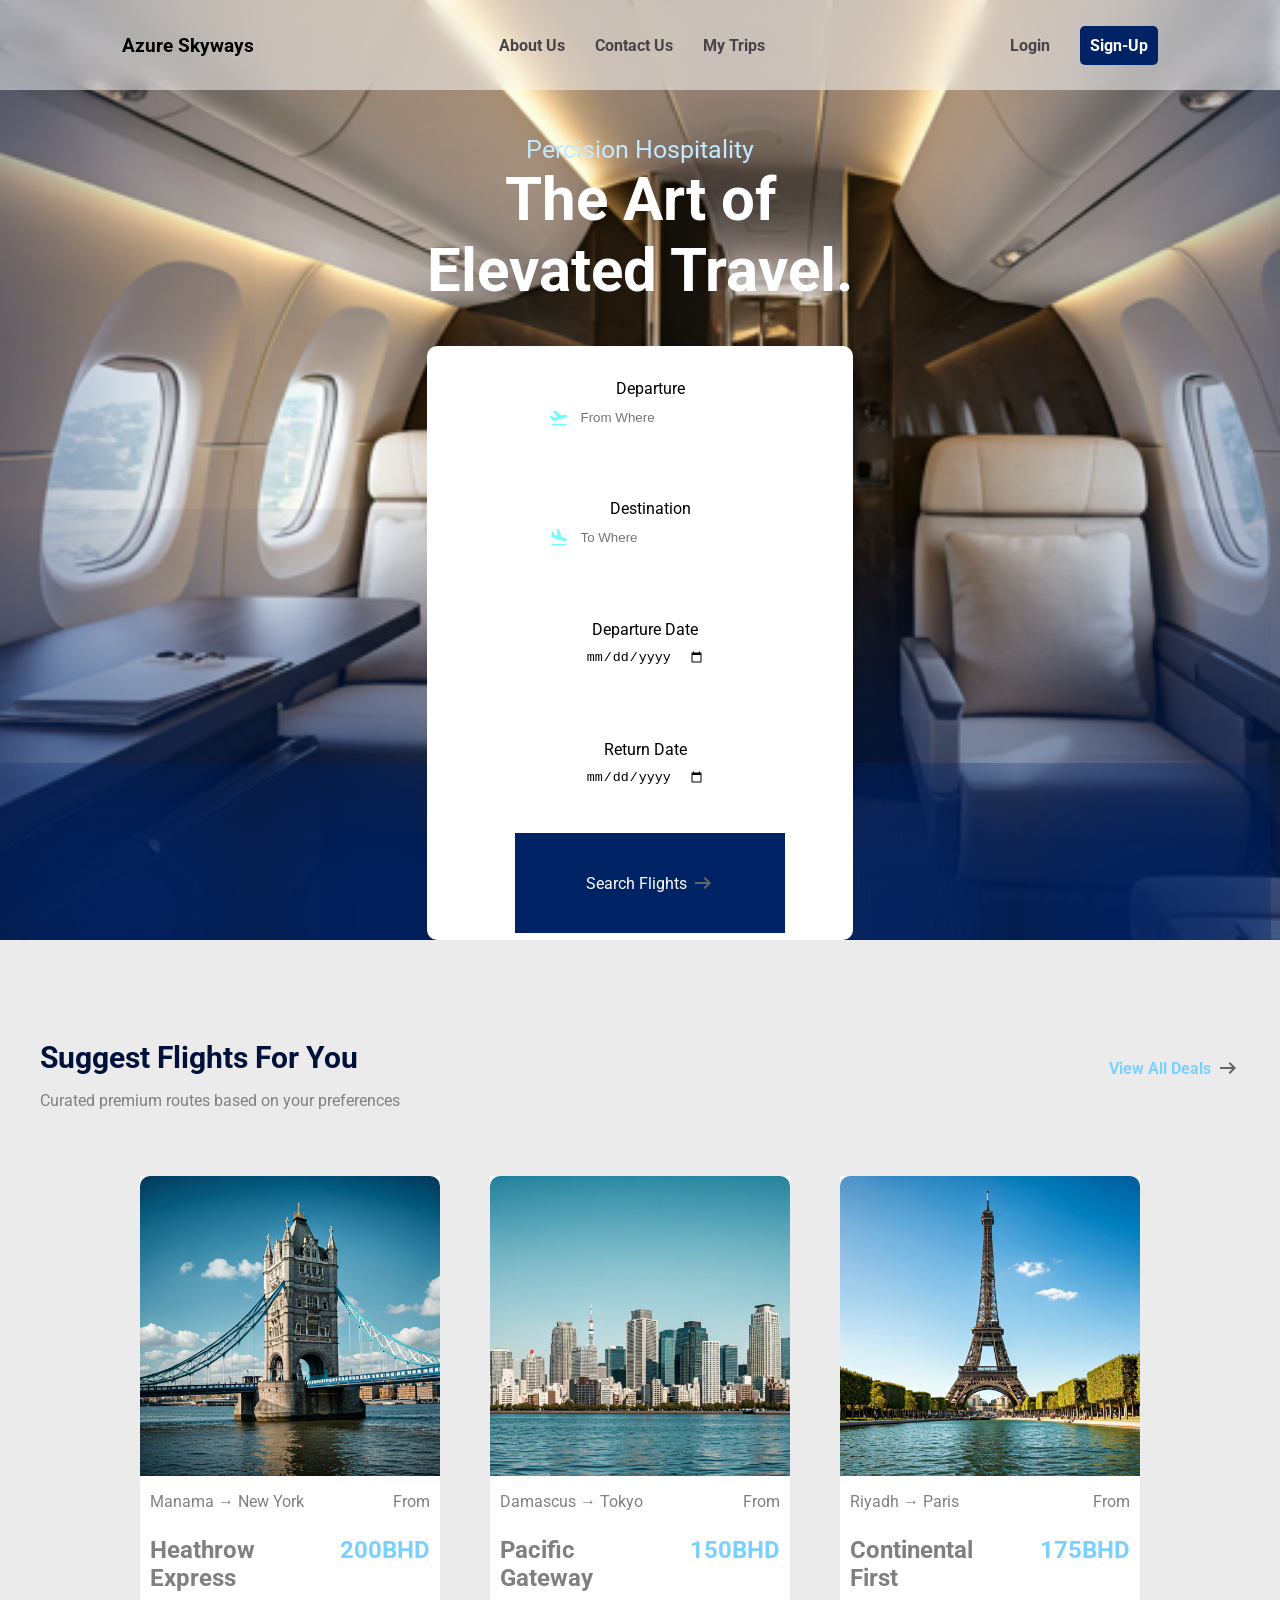
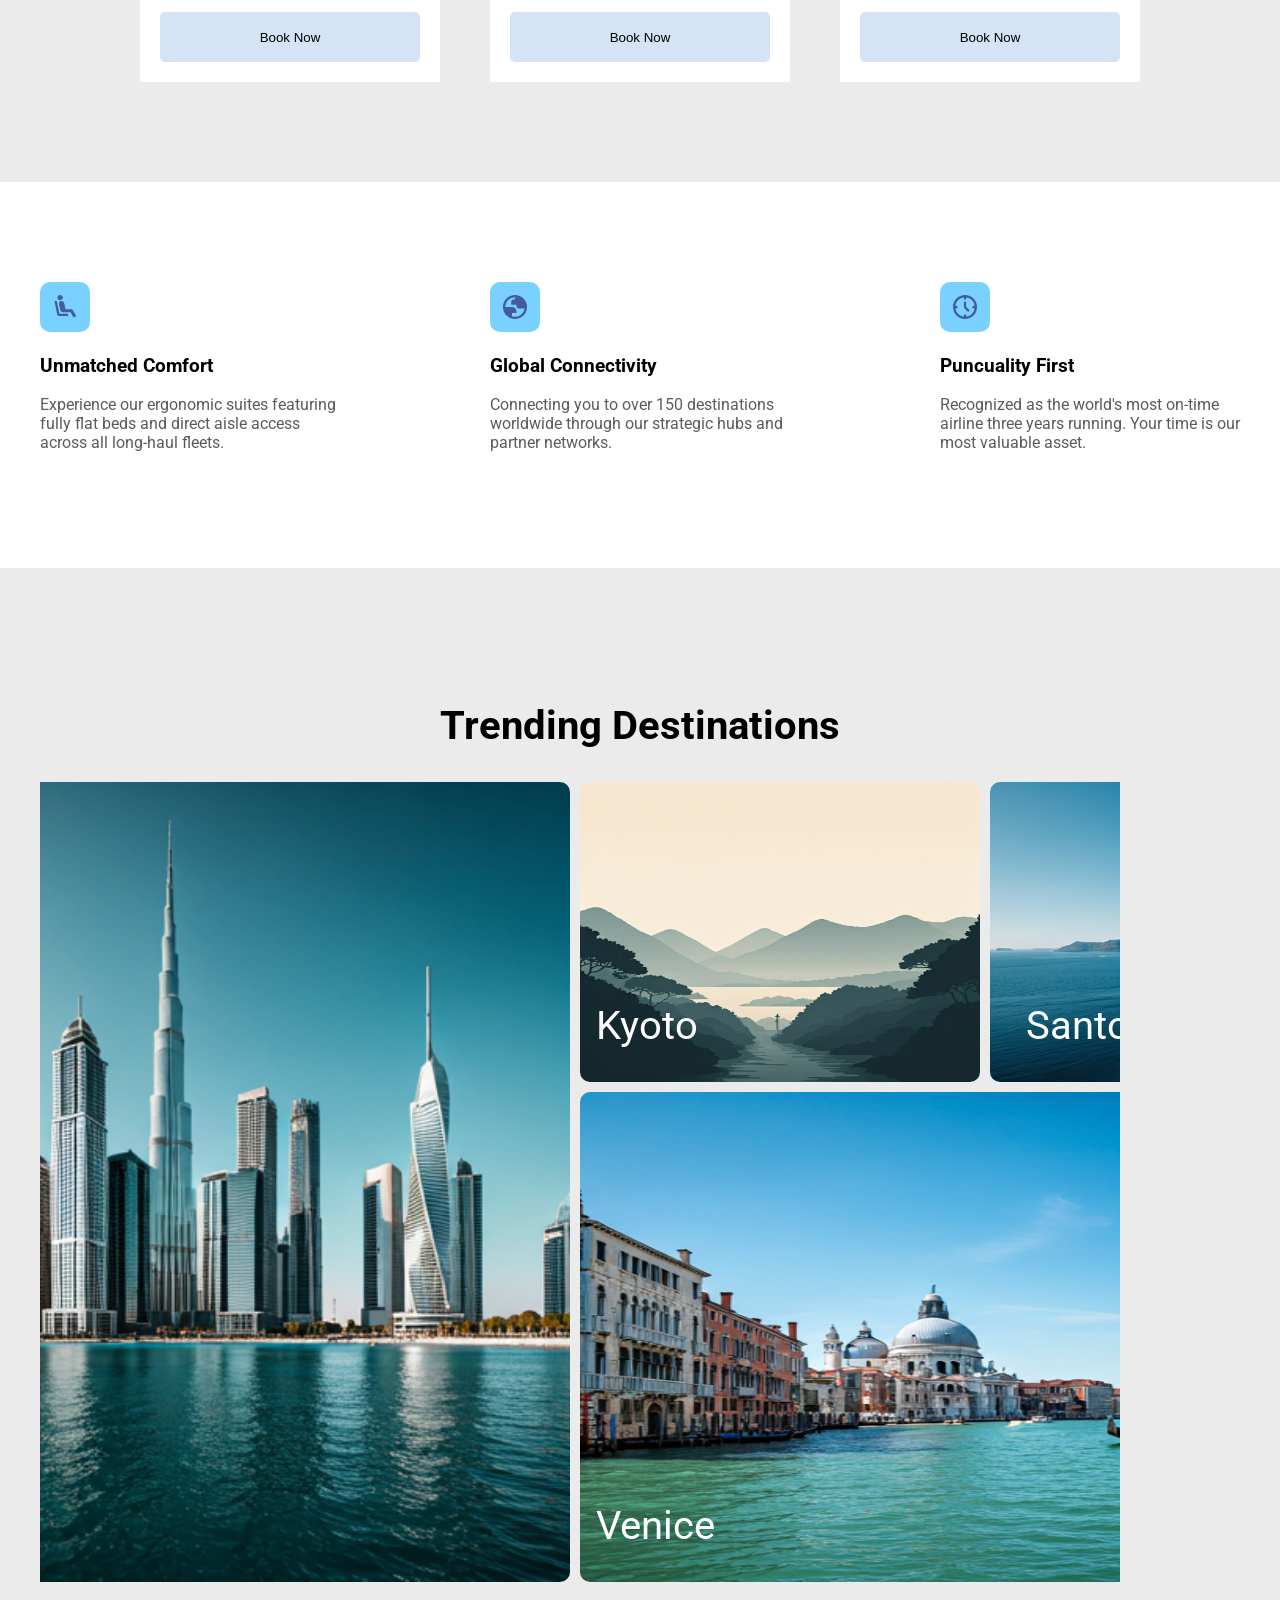
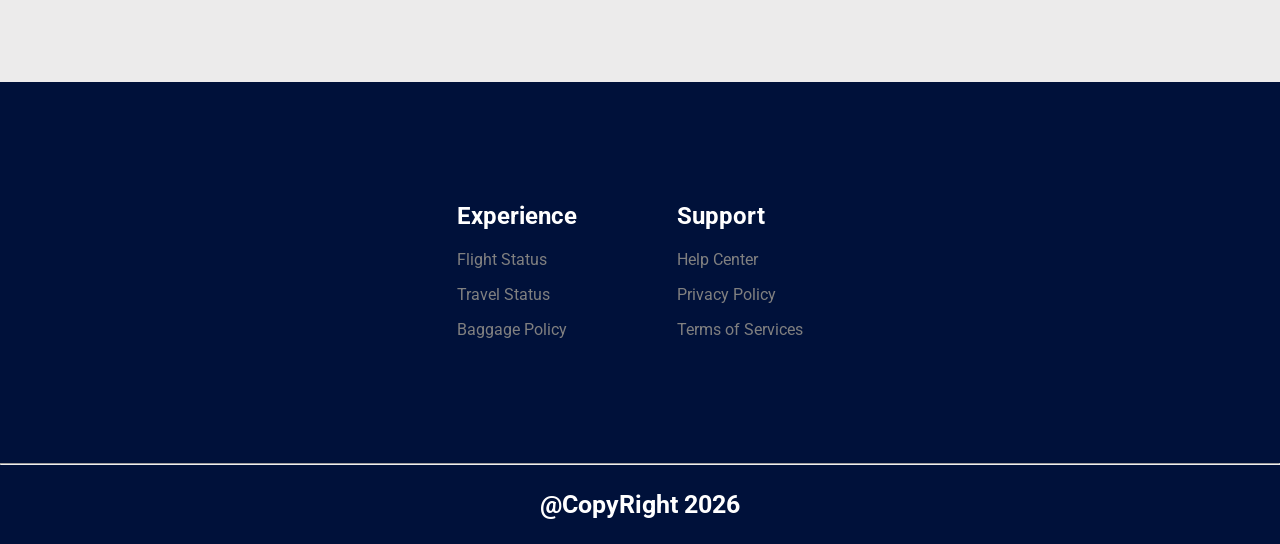
<file: index.html>
<!doctype html>
<html lang="en">
  <head>
    <meta charset="UTF-8" />
    <meta name="viewport" content="width=device-width, initial-scale=1.0" />
    <link rel="stylesheet" href="./css/style.css" />
    <link rel="preconnect" href="https://fonts.googleapis.com" />
    <link rel="preconnect" href="https://fonts.gstatic.com" crossorigin />
    <link
      href="https://fonts.googleapis.com/css2?family=Noto+Serif:ital,wght@0,100..900;1,100..900&family=Roboto+Slab:wght@100..900&family=Roboto:ital,wght@0,100..900;1,100..900&display=swap"
      rel="stylesheet"
    />
    <title>Document</title>
  </head>
  <body>
    <nav>
      <h1>
        <a href="index.html" style="text-decoration: none; color: black"
          >Azure Skyways</a
        >
      </h1>
      <div>
        <a href="./html/aboutUs.html">About Us</a>
        <a href="./html/contactUs.html">Contact Us</a>
        <a href="./html/myTrips.html">My Trips</a>
      </div>
      <div>
        <a href="./html/authenticate.html?auth=LogIn">Login</a>
        <a class="signUp" href="./html/authenticate.html?auth=signUp">Sign-Up</a>
      </div>
    </nav>

    <div class="entire_container">
      <div class="img_box">
        <img id="island_img" src="./imgs/airplane.png" alt="" />
      </div>

      <div class="part_one">
        <div class="part_one_text">
          <span>Percision Hospitality</span>
          <h1>The Art of</h1>
          <h1>Elevated Travel.</h1>
          <form action="">
            <div class="from">
              <label for="from">Departure</label>
              <div>
                <img
                  class="flight takeoff"
                  src="./imgs/flight_takeoff.svg"
                  alt=""
                />
                <input type="text" placeholder="From Where" />
              </div>
            </div>
            <div class="To">
              <label for="To">Destination</label>
              <div>
                <img
                  class="flight takeoff"
                  src="./imgs/flight_land.svg"
                  alt=""
                />
                <input type="text" placeholder="To Where" />
              </div>
            </div>
            <div class="depart_date">
              <label for="depart_date">Departure Date</label>
              <input type="date" />
            </div>
            <div class="return_date">
              <label for="return_date">Return Date</label>
              <input type="date" />
            </div>
            <div class="search_container">
              <a class="search" href="">Search Flights</a
              ><img src="./imgs/arrow_right_grey.svg" />
            </div>
          </form>
        </div>
      </div>
      <div class="part_two">
        <div>
          <div>
            <h2>Suggest Flights For You</h2>
            <p>Curated premium routes based on your preferences</p>
          </div>
          <div class="all_deals">
            <p>View All Deals<img src="./imgs/arrow_right_grey.svg" /></p>
          </div>
        </div>
        <div id="all_flights">
          <div class="Manama">
            <img src="./imgs/newYork.png" alt="" />
            <div>
              <div class="destinations">
                <p>Manama → New York</p>
                <p>From</p>
              </div>
              <div class="destinations_price">
                <div>
                  <h2>Heathrow</h2>
                  <h2>Express</h2>
                </div>
                <h2 class="price">200BHD</h2>
              </div>
            </div>
            <button>Book Now</button>
          </div>
          <div class="Damascus">
            <img src="./imgs/Tokyo.png" alt="" />
            <div>
              <div class="destinations">
                <p>Damascus → Tokyo</p>
                <p>From</p>
              </div>
              <div class="destinations_price">
                <div>
                  <h2>Pacific</h2>
                  <h2>Gateway</h2>
                </div>
                <h2 class="price">150BHD</h2>
              </div>
            </div>
            <button>Book Now</button>
          </div>
          <div class="Riyadh">
            <img src="./imgs/Paris.png" alt="" />
            <div>
              <div class="destinations">
                <p>Riyadh → Paris</p>
                <p>From</p>
              </div>
              <div class="destinations_price">
                <div>
                  <h2>Continental</h2>
                  <h2>First</h2>
                </div>
                <h2 class="price">175BHD</h2>
              </div>
            </div>
            <button>Book Now</button>
          </div>
        </div>
      </div>
      <div class="part_three">
        <div class="part_three_img_container">
          <img class="part_three_imgs" src="./imgs/seat_recline.svg" alt="" />
          <h3>Unmatched Comfort</h3>
          <p>
            Experience our ergonomic suites featuring fully flat beds and direct
            aisle access across all long-haul fleets.
          </p>
        </div>
        <div class="part_three_img_container">
          <img class="part_three_imgs" src="./imgs/globe.svg" alt="" />
          <h3>Global Connectivity</h3>
          <p>
            Connecting you to over 150 destinations worldwide through our
            strategic hubs and partner networks.
          </p>
        </div>
        <div class="part_three_img_container">
          <img class="part_three_imgs" src="./imgs/clock.svg" alt="" />
          <h3>Puncuality First</h3>
          <p>
            Recognized as the world's most on-time airline three years running.
            Your time is our most valuable asset.
          </p>
        </div>
      </div>
      <div class="part_four">
        <h2>Trending Destinations</h2>
        <div>
          <div class="dubai">
            <img src="./imgs/dubai.png" alt="" />
            <p>Dubai</p>
          </div>
          <div class="right_pics">
            <div class="right_pics_top">
              <img class="kyoto" src="./imgs/kyoto.png" alt="" />
              <p class="kyoto_p">Kyoto</p>
              <img class="santorini" src="./imgs/santorini.png" alt="" />
              <p class="santorini_p">Santorini</p>
            </div>
            <p class="venice_p">Venice</p>
            <img class="venice" src="./imgs/venice.png" alt="" />
          </div>
        </div>
      </div>
      <div class="part_five">
        <div class="footer_container">
          <div>
            <h2 style="color: white">Experience</h2>
            <p style="color: grey">Flight Status</p>
            <p style="color: grey">Travel Status</p>
            <p style="color: grey">Baggage Policy</p>
          </div>
          <div>
            <h2 style="color: white">Support</h2>
            <p style="color: grey">Help Center</p>
            <p style="color: grey">
              <a
                href="./html/privacyPolicy.html"
                style="color: grey; text-decoration: none"
                >Privacy Policy</a
              >
            </p>
            <p style="color: grey">
              <a
                href="./html/termsOfService.html"
                style="color: grey; text-decoration: none"
                >Terms of Services</a
              >
            </p>
          </div>
          <div></div>
        </div>
        <hr />
        <h3>@CopyRight 2026</h3>
      </div>
    </div>
    <script src="./scripts/section_animations.js"></script>
  </body>
</html>
</file>
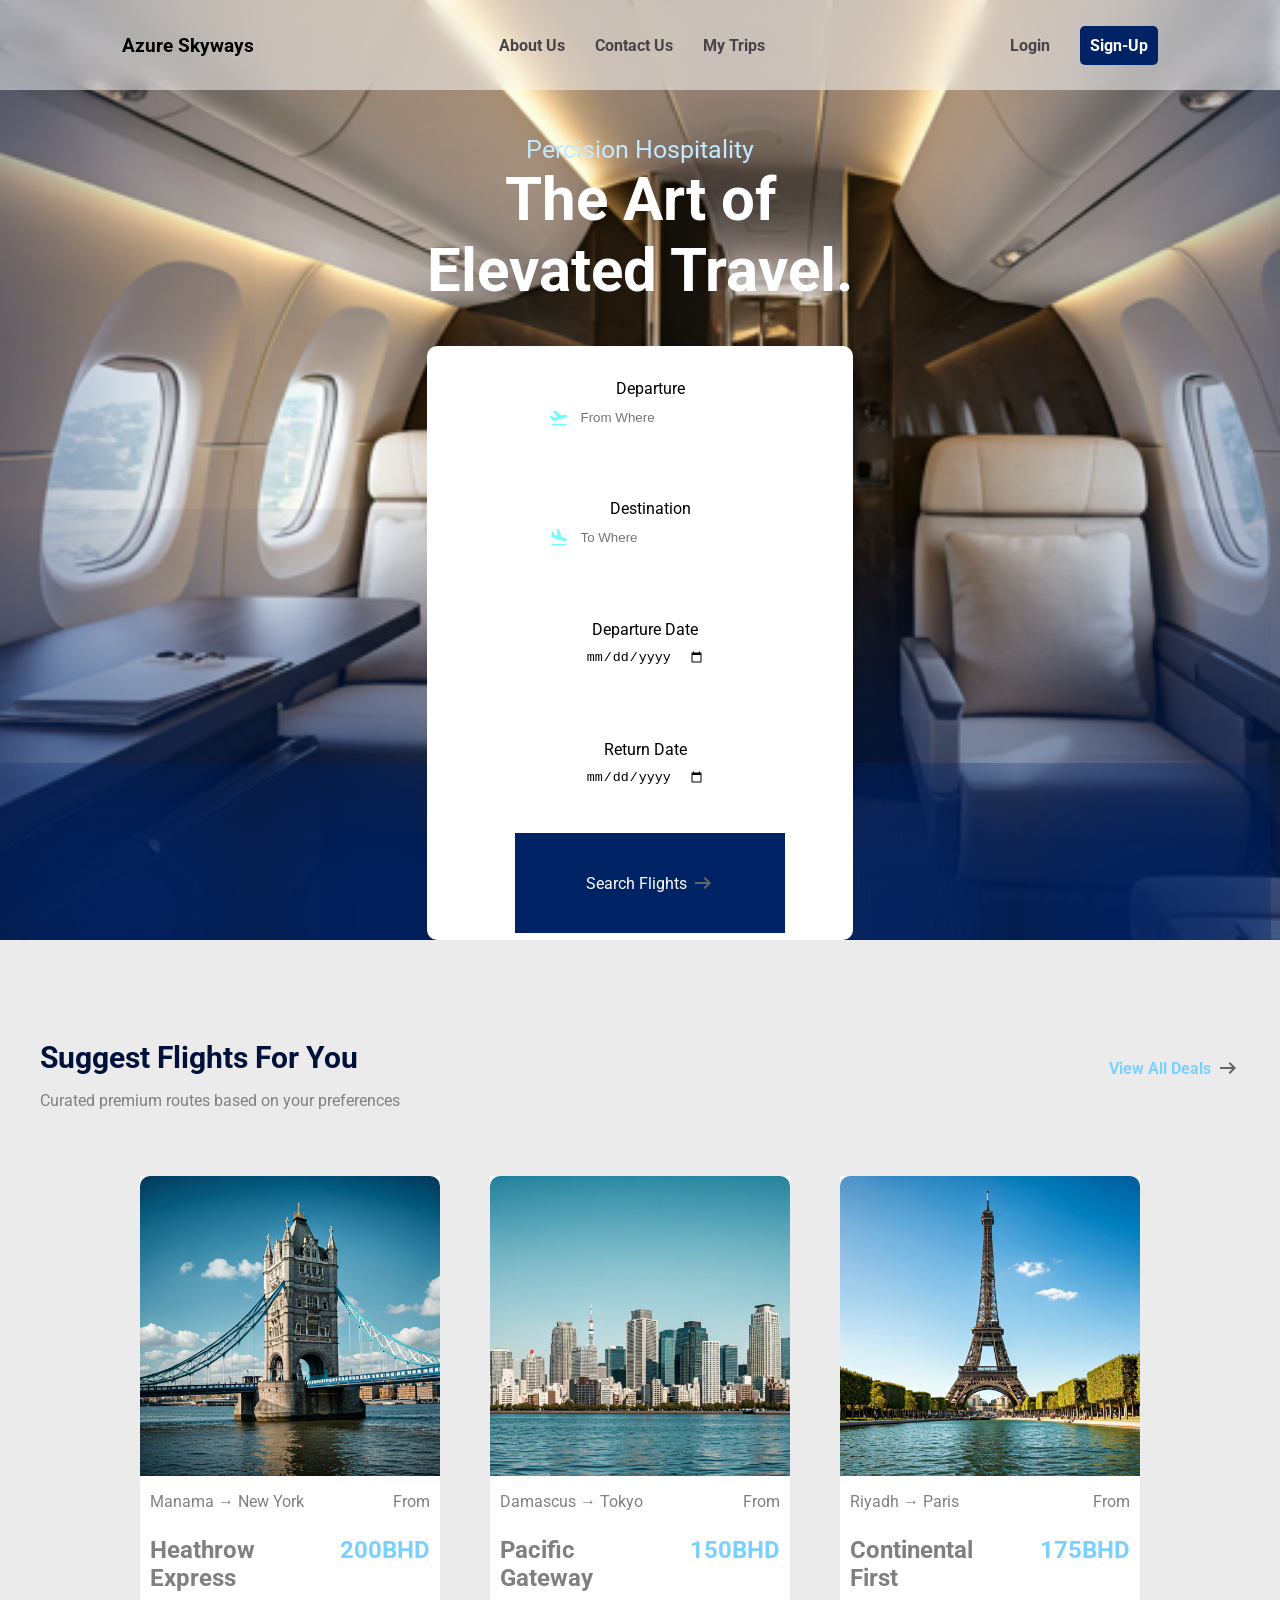
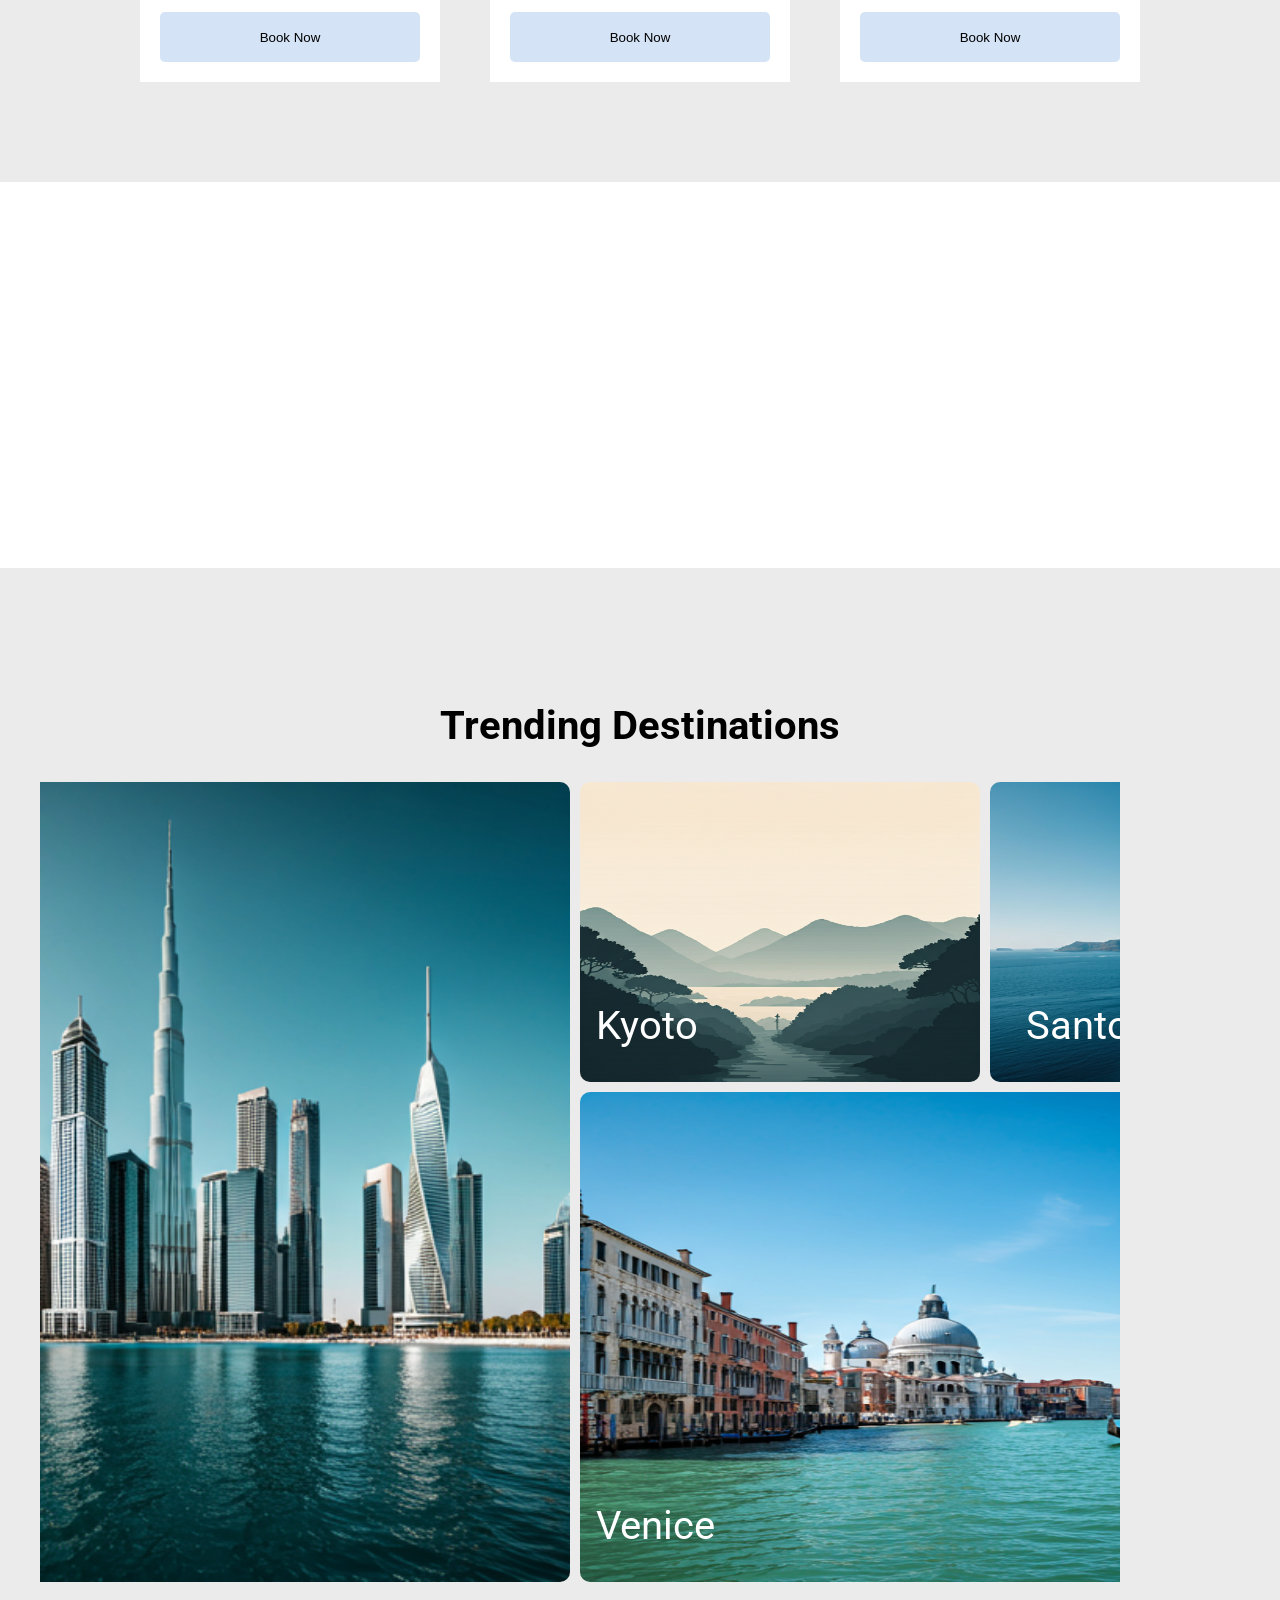
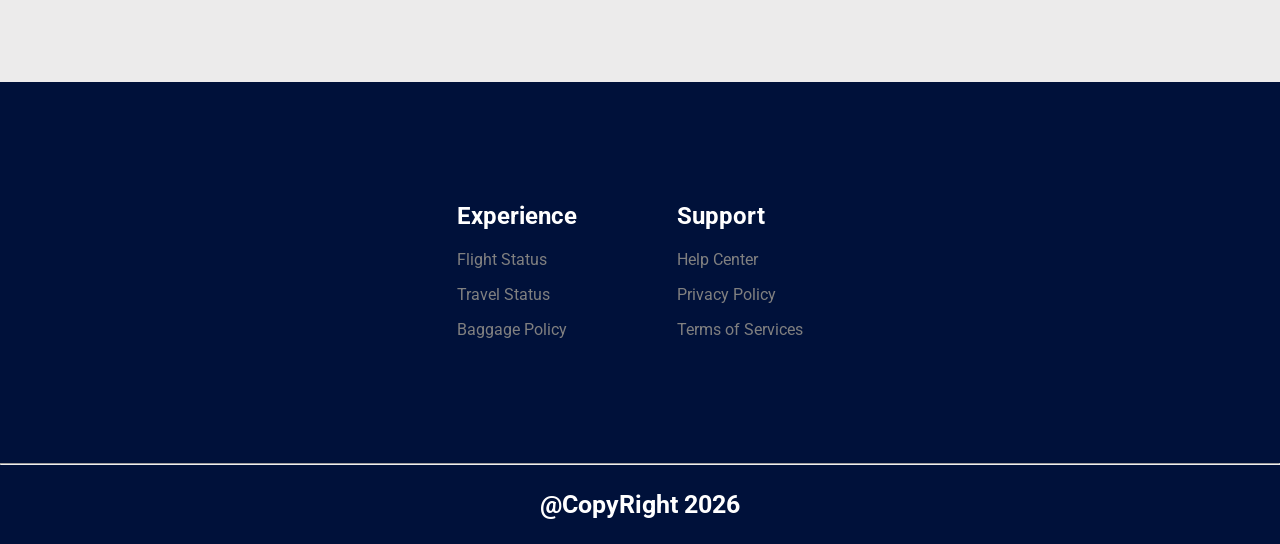
<file: html/index.html>
<!doctype html>
<html lang="en">
  <head>
    <meta charset="UTF-8" />
    <meta name="viewport" content="width=device-width, initial-scale=1.0" />
    <link rel="stylesheet" href="../css/style.css" />
    <link rel="preconnect" href="https://fonts.googleapis.com" />
    <link rel="preconnect" href="https://fonts.gstatic.com" crossorigin />
    <link
      href="https://fonts.googleapis.com/css2?family=Noto+Serif:ital,wght@0,100..900;1,100..900&family=Roboto+Slab:wght@100..900&family=Roboto:ital,wght@0,100..900;1,100..900&display=swap"
      rel="stylesheet"
    />
    <title>Document</title>
  </head>
  <body>
    <nav>
      <h1>
        <a href="index.html" style="text-decoration: none; color: black"
          >Azure Skyways</a
        >
      </h1>
      <div>
        <a href="aboutUs.html">About Us</a>
        <a href="contactUs.html">Contact Us</a>
        <a href="myTrips.html">My Trips</a>
      </div>
      <div>
        <a href="authenticate.html?auth=LogIn">Login</a>
        <a class="signUp" href="authenticate.html?auth=signUp">Sign-Up</a>
      </div>
    </nav>

    <div class="entire_container">
      <div class="img_box">
        <img id="island_img" src="../imgs/airplane.png" alt="" />
      </div>

      <div class="part_one">
        <div class="part_one_text">
          <span>Percision Hospitality</span>
          <h1>The Art of</h1>
          <h1>Elevated Travel.</h1>
          <form action="">
            <div class="from">
              <label for="from">Departure</label>
              <div>
                <img
                  class="flight takeoff"
                  src="../imgs/flight_takeoff.svg"
                  alt=""
                />
                <input type="text" placeholder="From Where" />
              </div>
            </div>
            <div class="To">
              <label for="To">Destination</label>
              <div>
                <img
                  class="flight takeoff"
                  src="../imgs/flight_land.svg"
                  alt=""
                />
                <input type="text" placeholder="To Where" />
              </div>
            </div>
            <div class="depart_date">
              <label for="depart_date">Departure Date</label>
              <input type="date" />
            </div>
            <div class="return_date">
              <label for="return_date">Return Date</label>
              <input type="date" />
            </div>
            <div class="search_container">
              <a class="search" href="">Search Flights</a
              ><img src="../imgs/arrow_right_grey.svg" />
            </div>
          </form>
        </div>
      </div>
      <div class="part_two">
        <div>
          <div>
            <h2>Suggest Flights For You</h2>
            <p>Curated premium routes based on your preferences</p>
          </div>
          <div class="all_deals">
            <p>View All Deals<img src="../imgs/arrow_right_grey.svg" /></p>
          </div>
        </div>
        <div id="all_flights">
          <div class="Manama">
            <img src="../imgs/newYork.png" alt="" />
            <div>
              <div class="destinations">
                <p>Manama → New York</p>
                <p>From</p>
              </div>
              <div class="destinations_price">
                <div>
                  <h2>Heathrow</h2>
                  <h2>Express</h2>
                </div>
                <h2 class="price">200BHD</h2>
              </div>
            </div>
            <button>Book Now</button>
          </div>
          <div class="Damascus">
            <img src="../imgs/Tokyo.png" alt="" />
            <div>
              <div class="destinations">
                <p>Damascus → Tokyo</p>
                <p>From</p>
              </div>
              <div class="destinations_price">
                <div>
                  <h2>Pacific</h2>
                  <h2>Gateway</h2>
                </div>
                <h2 class="price">150BHD</h2>
              </div>
            </div>
            <button>Book Now</button>
          </div>
          <div class="Riyadh">
            <img src="../imgs/Paris.png" alt="" />
            <div>
              <div class="destinations">
                <p>Riyadh → Paris</p>
                <p>From</p>
              </div>
              <div class="destinations_price">
                <div>
                  <h2>Continental</h2>
                  <h2>First</h2>
                </div>
                <h2 class="price">175BHD</h2>
              </div>
            </div>
            <button>Book Now</button>
          </div>
        </div>
      </div>
      <div class="part_three">
        <div class="part_three_img_container">
          <img class="part_three_imgs" src="../imgs/seat_recline.svg" alt="" />
          <h3>Unmatched Comfort</h3>
          <p>
            Experience our ergonomic suites featuring fully flat beds and direct
            aisle access across all long-haul fleets.
          </p>
        </div>
        <div class="part_three_img_container">
          <img class="part_three_imgs" src="../imgs/globe.svg" alt="" />
          <h3>Global Connectivity</h3>
          <p>
            Connecting you to over 150 destinations worldwide through our
            strategic hubs and partner networks.
          </p>
        </div>
        <div class="part_three_img_container">
          <img class="part_three_imgs" src="../imgs/clock.svg" alt="" />
          <h3>Puncuality First</h3>
          <p>
            Recognized as the world's most on-time airline three years running.
            Your time is our most valuable asset.
          </p>
        </div>
      </div>
      <div class="part_four">
        <h2>Trending Destinations</h2>
        <div>
          <div class="dubai">
            <img src="../imgs/dubai.png" alt="" />
            <p>Dubai</p>
          </div>
          <div class="right_pics">
            <div class="right_pics_top">
              <img class="kyoto" src="../imgs/kyoto.png" alt="" />
              <p class="kyoto_p">Kyoto</p>
              <img class="santorini" src="../imgs/santorini.png" alt="" />
              <p class="santorini_p">Santorini</p>
            </div>
            <p class="venice_p">Venice</p>
            <img class="venice" src="../imgs/venice.png" alt="" />
          </div>
        </div>
      </div>
      <div class="part_five">
        <div class="footer_container">
          <div>
            <h2 style="color: white">Experience</h2>
            <p style="color: grey">Flight Status</p>
            <p style="color: grey">Travel Status</p>
            <p style="color: grey">Baggage Policy</p>
          </div>
          <div>
            <h2 style="color: white">Support</h2>
            <p style="color: grey">Help Center</p>
            <p style="color: grey">
              <a
                href="privacyPolicy.html"
                style="color: grey; text-decoration: none"
                >Privacy Policy</a
              >
            </p>
            <p style="color: grey">
              <a
                href="termsOfService.html"
                style="color: grey; text-decoration: none"
                >Terms of Services</a
              >
            </p>
          </div>
          <div></div>
        </div>
        <hr />
        <h3>@CopyRight 2026</h3>
      </div>
    </div>
    <script src="../scripts/section_animations.js"></script>
  </body>
</html>
</file>
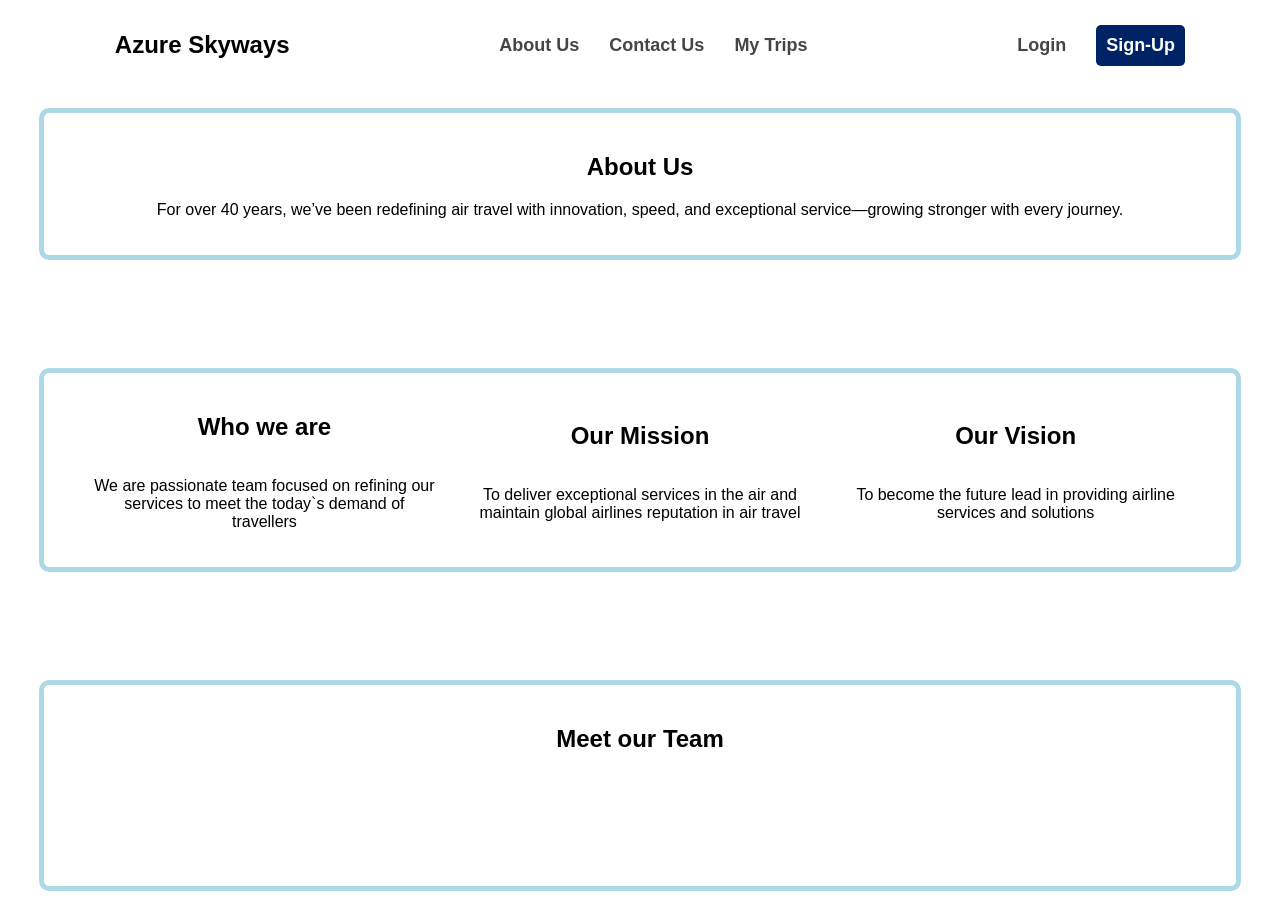
<file: html/aboutUs.html>
<!doctype html>
<html lang="en">
  <head>
    <meta charset="UTF-8" />
    <meta name="viewport" content="width=device-width, initial-scale=1.0" />
    <link rel="stylesheet" href="../css/about.css" />
    <title>Document</title>
  </head>
  <body>
    <nav>
      <h1>
        <a href="../index.html" style="text-decoration: none; color: black"
          >Azure Skyways</a
        >
      </h1>
      <div>
        <a href="aboutUs.html">About Us</a>
        <a href="contactUs.html">Contact Us</a>
        <a href="myTrips.html">My Trips</a>
      </div>
      <div>
        <a href="authenticate.html?auth=LogIn">Login</a>
        <a class="signUp" href="authenticate.html?auth=signUp">Sign-Up</a>
      </div>
    </nav>

    <section class="about-us">
      <h1>About Us</h1>
      <p>
        For over 40 years, we’ve been redefining air travel with innovation,
        speed, and exceptional service—growing stronger with every journey.
      </p>
    </section>

    <section class="about-content">
      <div>
        <h2>Who we are</h2>
        <p>
          We are passionate team focused on refining our services to meet the
          today`s demand of travellers
        </p>
      </div>

      <div>
        <h2>Our Mission</h2>
        <p>
          To deliver exceptional services in the air and maintain global
          airlines reputation in air travel
        </p>
      </div>

      <div>
        <h2>Our Vision</h2>
        <p>
          To become the future lead in providing airline services and solutions
        </p>
      </div>
    </section>

    <section>
      <h2>Meet our Team</h2>

      <div class="team-container">
        <div class="team_card">
          <h3>Rwid Shaki</h3>
          <p>CEO</p>
        </div>

        <div class="team_card">
          <h3>Ibrahim Jaafar</h3>
          <p>CTO</p>
        </div>

        <div class="team_card">
          <h3>Moutasem AL Athm</h3>
          <p>COO</p>
        </div>
      </div>
    </section>
    <script src="../scripts/section_animations.js"></script>
  </body>
</html>
</file>
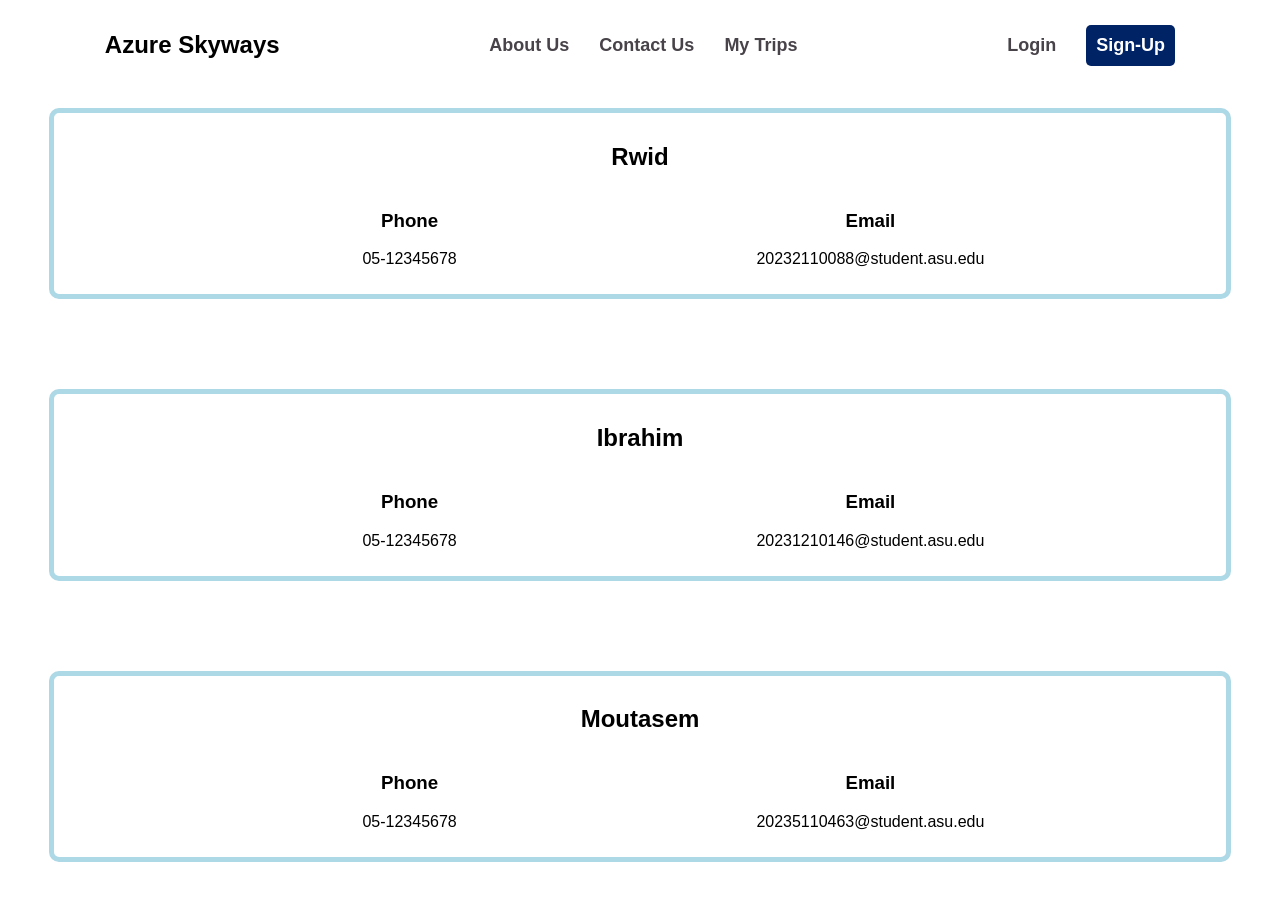
<file: html/contactUs.html>
<!doctype html>
<html lang="en">
  <head>
    <meta charset="UTF-8" />
    <meta name="viewport" content="width=device-width, initial-scale=1.0" />
    <link rel="stylesheet" href="../css/contactUs.css" />
    <title>Document</title>
  </head>
  <body>
    <nav>
      <h1>
        <a href="../index.html" style="text-decoration: none; color: black"
          >Azure Skyways</a
        >
      </h1>
      <div>
        <a href="aboutUs.html">About Us</a>
        <a href="contactUs.html">Contact Us</a>
        <a href="myTrips.html">My Trips</a>
      </div>
      <div>
        <a href="authenticate.html?auth=LogIn">Login</a>
        <a class="signUp" href="authenticate.html?auth=signUp">Sign-Up</a>
      </div>
    </nav>

    <section>
      <div class="rwid">
        <h2>Rwid</h2>
        <div>
          <div>
            <h3>Phone</h3>
            <p>05-12345678</p>
          </div>
          <div>
            <h3>Email</h3>
            <p>20232110088@student.asu.edu</p>
          </div>
        </div>
      </div>

      <div class="ibrahim">
        <h2>Ibrahim</h2>
        <div>
          <div>
            <h3>Phone</h3>
            <p>05-12345678</p>
          </div>
          <div>
            <h3>Email</h3>
            <p>20231210146@student.asu.edu</p>
          </div>
        </div>
      </div>

      <div class="moutasem">
        <h2>Moutasem</h2>
        <div>
          <div>
            <h3>Phone</h3>
            <p>05-12345678</p>
          </div>
          <div>
            <h3>Email</h3>
            <p>20235110463@student.asu.edu</p>
          </div>
        </div>
      </div>
    </section>
    <script src="../scripts/section_animations.js"></script>
  </body>
</html>
</file>
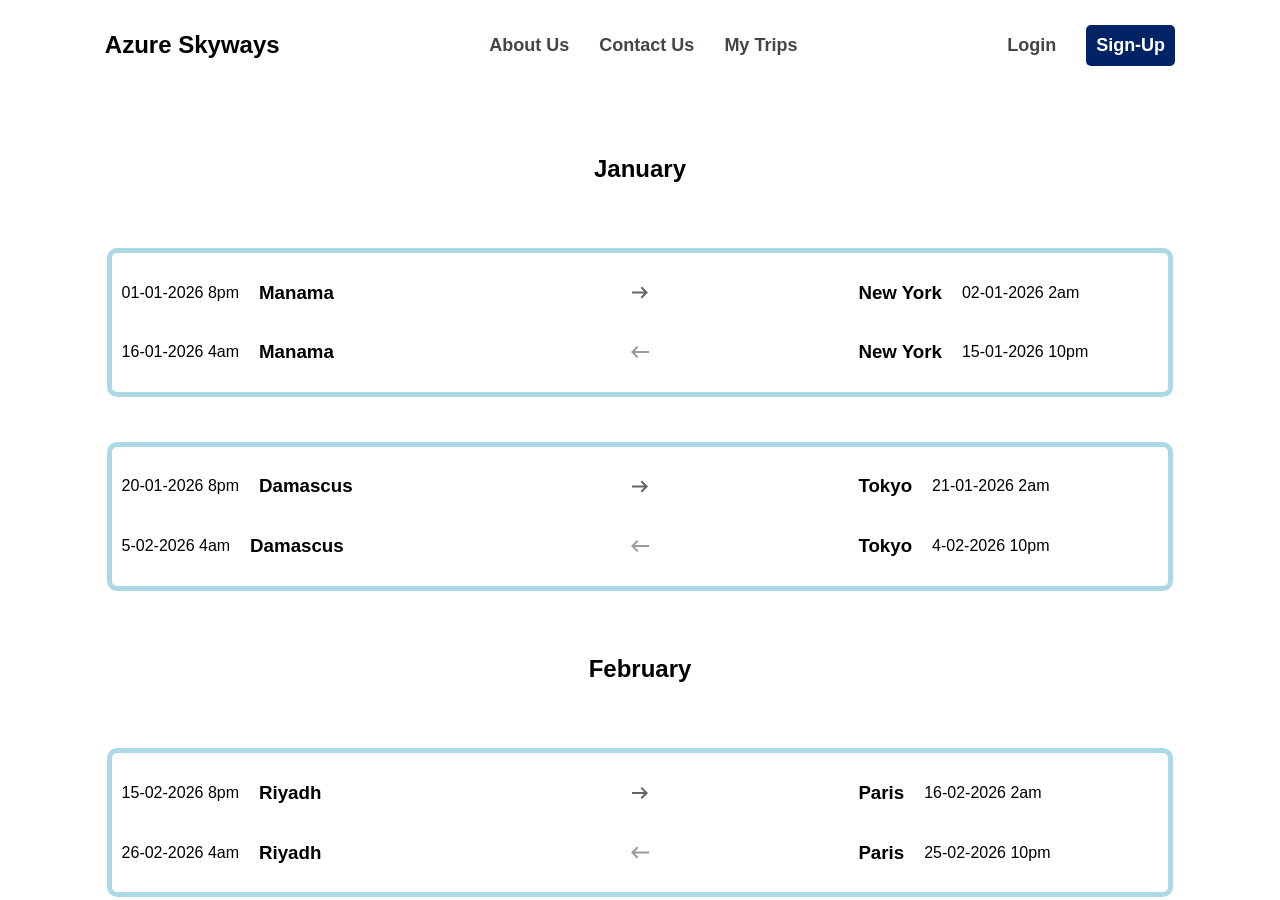
<file: html/myTrips.html>
<!doctype html>
<html lang="en">
  <head>
    <meta charset="UTF-8" />
    <meta name="viewport" content="width=device-width, initial-scale=1.0" />
    <link rel="stylesheet" href="../css/myTrips.css" />
    <title>Document</title>
  </head>
  <body>
    <nav>
      <h1>
        <a href="../index.html" style="text-decoration: none; color: black"
          >Azure Skyways</a
        >
      </h1>
      <div>
        <a href="aboutUs.html">About Us</a>
        <a href="contactUs.html">Contact Us</a>
        <a href="myTrips.html">My Trips</a>
      </div>
      <div>
        <a href="authenticate.html?auth=LogIn">Login</a>
        <a class="signUp" href="authenticate.html?auth=signUp">Sign-Up</a>
      </div>
    </nav>

    <section class="all_trips">
      <h2 style="text-align: center">January</h2>
      <div class="Manama_NewYork">
        <div class="Manama_to_NewYork">
          <div>
            <p>01-01-2026 8pm</p>
            <h3>Manama</h3>
          </div>
          <img src="../imgs/arrow_right_grey.svg" alt="" />
          <div>
            <h3>New York</h3>
            <p>02-01-2026 2am</p>
          </div>
        </div>

        <div class="NewYork_to_Manama">
          <div>
            <p>16-01-2026 4am</p>
            <h3>Manama</h3>
          </div>
          <img src="../imgs/left_arrow.svg" alt="" />
          <div>
            <h3>New York</h3>
            <p>15-01-2026 10pm</p>
          </div>
        </div>
      </div>

      <div class="Manama_NewYork">
        <div class="Manama_to_NewYork">
          <div>
            <p>20-01-2026 8pm</p>
            <h3>Damascus</h3>
          </div>
          <img src="../imgs/arrow_right_grey.svg" alt="" />
          <div>
            <h3>Tokyo</h3>
            <p>21-01-2026 2am</p>
          </div>
        </div>

        <div class="NewYork_to_Manama">
          <div>
            <p>5-02-2026 4am</p>
            <h3>Damascus</h3>
          </div>
          <img src="../imgs/left_arrow.svg" alt="" />
          <div>
            <h3>Tokyo</h3>
            <p>4-02-2026 10pm</p>
          </div>
        </div>
      </div>
      <h2 style="text-align: center">February</h2>
      <div class="Manama_NewYork">
        <div class="Manama_to_NewYork">
          <div>
            <p>15-02-2026 8pm</p>
            <h3>Riyadh</h3>
          </div>
          <img src="../imgs/arrow_right_grey.svg" alt="" />
          <div>
            <h3>Paris</h3>
            <p>16-02-2026 2am</p>
          </div>
        </div>

        <div class="NewYork_to_Manama">
          <div>
            <p>26-02-2026 4am</p>
            <h3>Riyadh</h3>
          </div>
          <img src="../imgs/left_arrow.svg" alt="" />
          <div>
            <h3>Paris</h3>
            <p>25-02-2026 10pm</p>
          </div>
        </div>
      </div>
    </section>
    <script src="../scripts/section_animations.js"></script>
  </body>
</html>
</file>
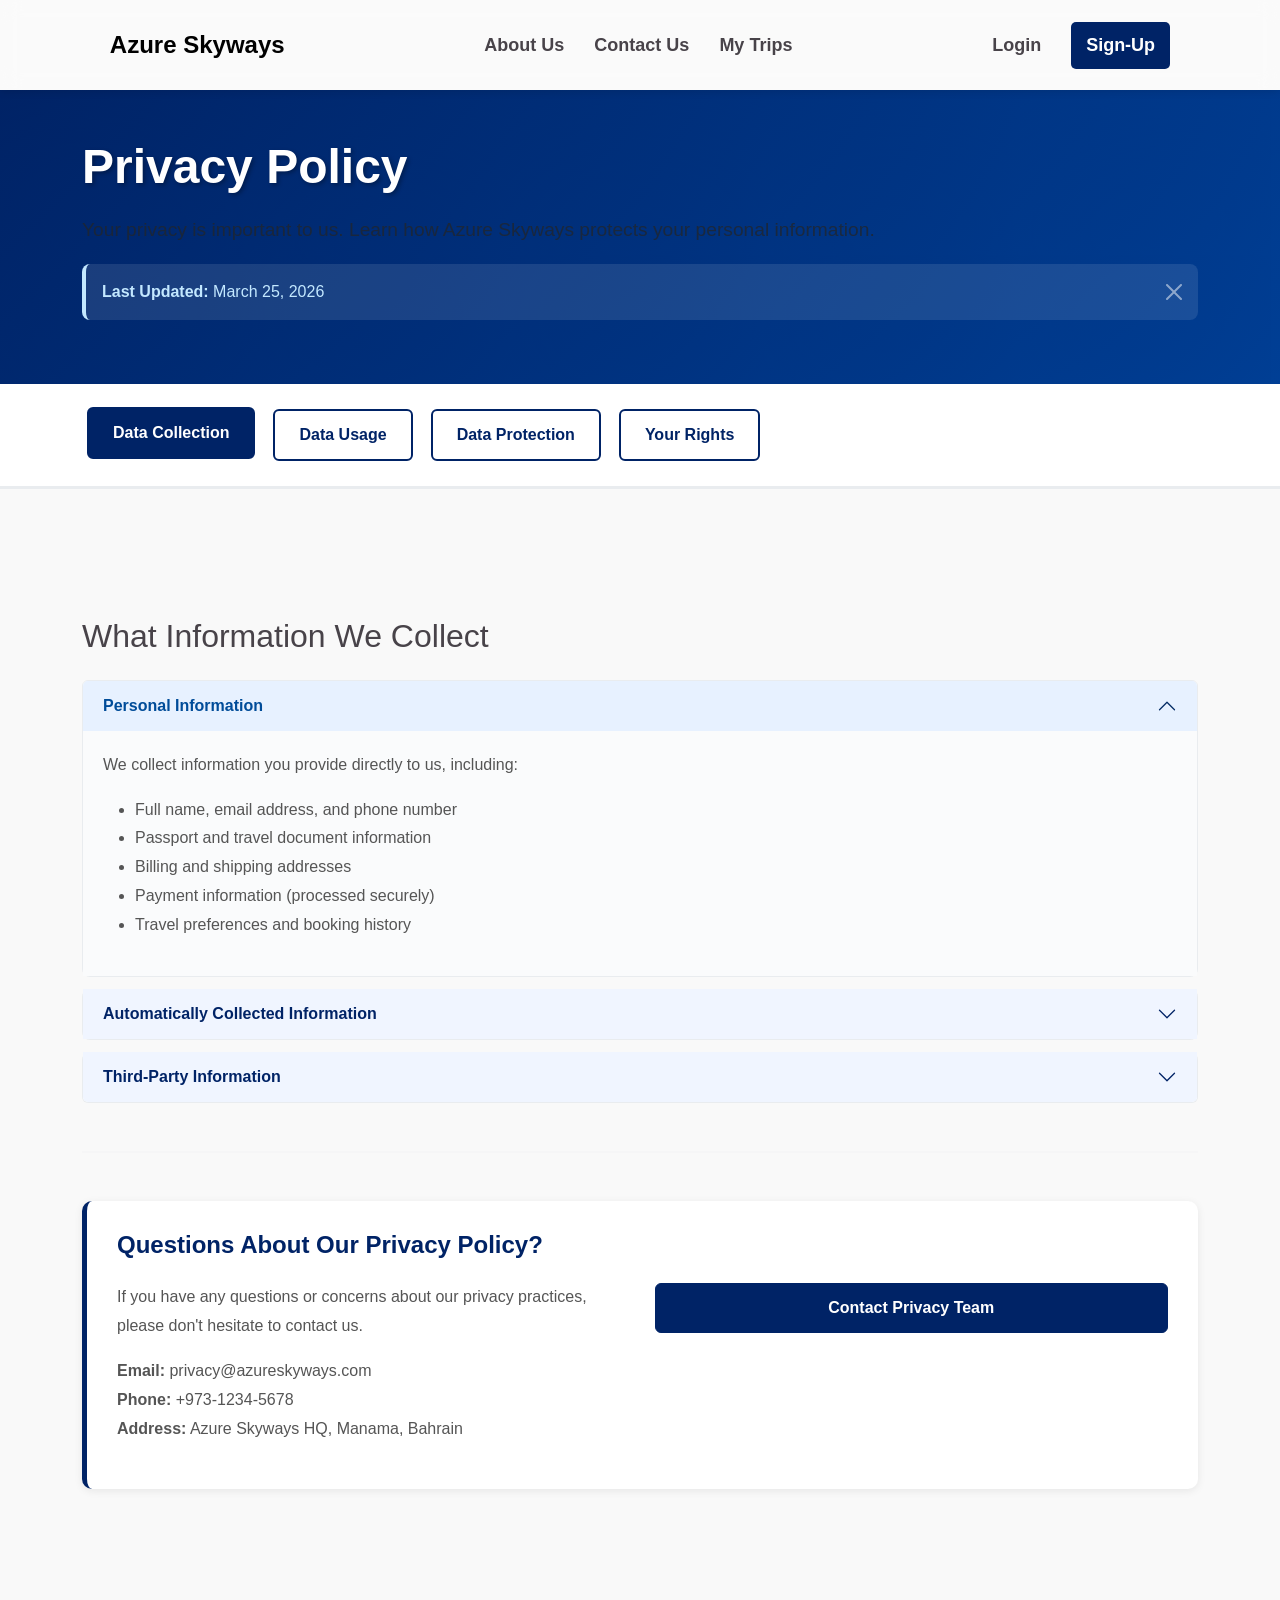
<file: html/privacyPolicy.html>
<!doctype html>
<html lang="en">
  <head>
    <meta charset="UTF-8" />
    <meta name="viewport" content="width=device-width, initial-scale=1.0" />
    <link
      rel="stylesheet"
      href="https://cdn.jsdelivr.net/npm/bootstrap@5.3.2/dist/css/bootstrap.min.css"
      integrity="sha384-HhsV6KxGgfYc3sqbdEuC+9xZ4sAf1N0dvpD+Z/y1RfqI0zc3kqF7nF+KzlC7QYMC"
      crossorigin="anonymous"
    />
    <link rel="stylesheet" href="../css/policy.css" />
    <title>Privacy Policy - Azure Skyways</title>
  </head>
  <body>
    <nav>
      <h1>
        <a href="../index.html" style="text-decoration: none; color: black">
          Azure Skyways
        </a>
      </h1>
      <div>
        <a href="aboutUs.html">About Us</a>
        <a href="contactUs.html">Contact Us</a>
        <a href="myTrips.html">My Trips</a>
      </div>
      <div>
        <a href="authenticate.html?auth=LogIn">Login</a>
        <a class="signUp" href="authenticate.html?auth=signUp">Sign-Up</a>
      </div>
    </nav>

    <div class="policy-container">
      <!-- Header Section -->
      <section class="policy-header">
        <div class="container py-5">
          <h1 class="display-4 fw-bold">Privacy Policy</h1>
          <p class="lead text-muted">
            Your privacy is important to us. Learn how Azure Skyways protects
            your personal information.
          </p>
          <div
            class="alert alert-info alert-dismissible fade show"
            role="alert"
          >
            <strong>Last Updated:</strong> March 25, 2026
            <button
              type="button"
              class="btn-close"
              data-bs-dismiss="alert"
              aria-label="Close"
            ></button>
          </div>
        </div>
      </section>

      <!-- Quick Navigation Tabs -->
      <section class="policy-nav py-4">
        <div class="container">
          <div class="d-flex flex-wrap gap-2" role="tablist">
            <button
              class="btn btn-outline-primary active"
              data-bs-toggle="tab"
              data-bs-target="#collect"
              role="tab"
            >
              Data Collection
            </button>
            <button
              class="btn btn-outline-primary"
              data-bs-toggle="tab"
              data-bs-target="#usage"
              role="tab"
            >
              Data Usage
            </button>
            <button
              class="btn btn-outline-primary"
              data-bs-toggle="tab"
              data-bs-target="#protection"
              role="tab"
            >
              Data Protection
            </button>
            <button
              class="btn btn-outline-primary"
              data-bs-toggle="tab"
              data-bs-target="#rights"
              role="tab"
            >
              Your Rights
            </button>
          </div>
        </div>
      </section>

      <!-- Main Content -->
      <section class="policy-content">
        <div class="container py-5">
          <div class="tab-content">
            <!-- Section 1: Data Collection -->
            <div class="tab-pane fade show active" id="collect" role="tabpanel">
              <h2 class="mb-4">What Information We Collect</h2>
              <div class="accordion" id="collectAccordion">
                <div class="accordion-item">
                  <h2 class="accordion-header">
                    <button
                      class="accordion-button"
                      type="button"
                      data-bs-toggle="collapse"
                      data-bs-target="#collect1"
                      aria-expanded="true"
                    >
                      Personal Information
                    </button>
                  </h2>
                  <div
                    id="collect1"
                    class="accordion-collapse collapse show"
                    data-bs-parent="#collectAccordion"
                  >
                    <div class="accordion-body">
                      We collect information you provide directly to us,
                      including:
                      <ul class="mt-3">
                        <li>Full name, email address, and phone number</li>
                        <li>Passport and travel document information</li>
                        <li>Billing and shipping addresses</li>
                        <li>Payment information (processed securely)</li>
                        <li>Travel preferences and booking history</li>
                      </ul>
                    </div>
                  </div>
                </div>
                <div class="accordion-item">
                  <h2 class="accordion-header">
                    <button
                      class="accordion-button collapsed"
                      type="button"
                      data-bs-toggle="collapse"
                      data-bs-target="#collect2"
                    >
                      Automatically Collected Information
                    </button>
                  </h2>
                  <div
                    id="collect2"
                    class="accordion-collapse collapse"
                    data-bs-parent="#collectAccordion"
                  >
                    <div class="accordion-body">
                      When you use our website or services, we automatically
                      collect:
                      <ul class="mt-3">
                        <li>Browser type and version</li>
                        <li>IP address and location data</li>
                        <li>Pages visited and time spent on each page</li>
                        <li>Referral source and search queries</li>
                        <li>Device type and operating system</li>
                      </ul>
                    </div>
                  </div>
                </div>
                <div class="accordion-item">
                  <h2 class="accordion-header">
                    <button
                      class="accordion-button collapsed"
                      type="button"
                      data-bs-toggle="collapse"
                      data-bs-target="#collect3"
                    >
                      Third-Party Information
                    </button>
                  </h2>
                  <div
                    id="collect3"
                    class="accordion-collapse collapse"
                    data-bs-parent="#collectAccordion"
                  >
                    <div class="accordion-body">
                      We may receive information about you from:
                      <ul class="mt-3">
                        <li>Travel partners and booking agencies</li>
                        <li>Payment processors and banks</li>
                        <li>
                          Social media platforms (if linked to your account)
                        </li>
                        <li>Customer reviews and feedback submissions</li>
                      </ul>
                    </div>
                  </div>
                </div>
              </div>
            </div>

            <!-- Section 2: Data Usage -->
            <div class="tab-pane fade" id="usage" role="tabpanel">
              <h2 class="mb-4">How We Use Your Information</h2>
              <div class="row g-4">
                <div class="col-md-6">
                  <div class="card h-100">
                    <div class="card-body">
                      <h5 class="card-title">✈️ Flight Services</h5>
                      <p class="card-text">
                        To process bookings, issue tickets, and provide customer
                        support for your flights.
                      </p>
                    </div>
                  </div>
                </div>
                <div class="col-md-6">
                  <div class="card h-100">
                    <div class="card-body">
                      <h5 class="card-title">📧 Communications</h5>
                      <p class="card-text">
                        To send booking confirmations, flight updates, and
                        customer service notifications.
                      </p>
                    </div>
                  </div>
                </div>
                <div class="col-md-6">
                  <div class="card h-100">
                    <div class="card-body">
                      <h5 class="card-title">📊 Analytics</h5>
                      <p class="card-text">
                        To improve our website, services, and user experience
                        based on usage patterns.
                      </p>
                    </div>
                  </div>
                </div>
                <div class="col-md-6">
                  <div class="card h-100">
                    <div class="card-body">
                      <h5 class="card-title">🎯 Marketing</h5>
                      <p class="card-text">
                        To send promotional offers and personalized travel
                        recommendations (with consent).
                      </p>
                    </div>
                  </div>
                </div>
              </div>
            </div>

            <!-- Section 3: Data Protection -->
            <div class="tab-pane fade" id="protection" role="tabpanel">
              <h2 class="mb-4">How We Protect Your Data</h2>
              <div class="alert alert-success" role="alert">
                <strong>Security First:</strong> Azure Skyways employs
                industry-leading security measures to protect your personal
                information.
              </div>
              <ul class="list-group list-group-flush">
                <li
                  class="list-group-item d-flex justify-content-between align-items-center"
                >
                  <span
                    ><strong>🔐 Encryption</strong> — SSL/TLS encryption for all
                    data transmission</span
                  >
                  <span class="badge bg-success">Active</span>
                </li>
                <li
                  class="list-group-item d-flex justify-content-between align-items-center"
                >
                  <span
                    ><strong>🛡️ Firewalls</strong> — Advanced firewall
                    protection on all servers</span
                  >
                  <span class="badge bg-success">Active</span>
                </li>
                <li
                  class="list-group-item d-flex justify-content-between align-items-center"
                >
                  <span
                    ><strong>👥 Access Control</strong> — Limited employee
                    access to personal data</span
                  >
                  <span class="badge bg-success">Active</span>
                </li>
                <li
                  class="list-group-item d-flex justify-content-between align-items-center"
                >
                  <span
                    ><strong>⏰ Regular Audits</strong> — Quarterly security
                    assessments</span
                  >
                  <span class="badge bg-success">Scheduled</span>
                </li>
                <li
                  class="list-group-item d-flex justify-content-between align-items-center"
                >
                  <span
                    ><strong>⚠️ Incident Response</strong> — 24/7 monitoring and
                    rapid response team</span
                  >
                  <span class="badge bg-success">Active</span>
                </li>
              </ul>
            </div>

            <!-- Section 4: Your Rights -->
            <div class="tab-pane fade" id="rights" role="tabpanel">
              <h2 class="mb-4">Your Privacy Rights</h2>
              <div class="row g-3">
                <div class="col-12">
                  <div
                    class="d-flex gap-3 p-3 border-start border-4 border-primary bg-light"
                  >
                    <div style="font-size: 2rem">📋</div>
                    <div>
                      <h5>Right to Access</h5>
                      <p class="mb-0">
                        You can request a copy of all personal data we hold
                        about you at any time.
                      </p>
                    </div>
                  </div>
                </div>
                <div class="col-12">
                  <div
                    class="d-flex gap-3 p-3 border-start border-4 border-primary bg-light"
                  >
                    <div style="font-size: 2rem">✏️</div>
                    <div>
                      <h5>Right to Correction</h5>
                      <p class="mb-0">
                        You can request correction of inaccurate or incomplete
                        personal information.
                      </p>
                    </div>
                  </div>
                </div>
                <div class="col-12">
                  <div
                    class="d-flex gap-3 p-3 border-start border-4 border-primary bg-light"
                  >
                    <div style="font-size: 2rem">🗑️</div>
                    <div>
                      <h5>Right to Deletion</h5>
                      <p class="mb-0">
                        You can request deletion of your personal data (subject
                        to legal obligations).
                      </p>
                    </div>
                  </div>
                </div>
                <div class="col-12">
                  <div
                    class="d-flex gap-3 p-3 border-start border-4 border-primary bg-light"
                  >
                    <div style="font-size: 2rem">📤</div>
                    <div>
                      <h5>Right to Portability</h5>
                      <p class="mb-0">
                        You can request your data in a portable format to
                        transfer to other services.
                      </p>
                    </div>
                  </div>
                </div>
              </div>
            </div>
          </div>

          <!-- Contact Section -->
          <hr class="my-5" />
          <section class="contact-privacy">
            <h3 class="mb-4">Questions About Our Privacy Policy?</h3>
            <div class="row">
              <div class="col-md-6">
                <p>
                  If you have any questions or concerns about our privacy
                  practices, please don't hesitate to contact us.
                </p>
                <p>
                  <strong>Email:</strong> privacy@azureskyways.com<br />
                  <strong>Phone:</strong> +973-1234-5678<br />
                  <strong>Address:</strong> Azure Skyways HQ, Manama, Bahrain
                </p>
              </div>
              <div class="col-md-6">
                <button
                  class="btn btn-primary w-100"
                  data-bs-toggle="modal"
                  data-bs-target="#contactModal"
                >
                  Contact Privacy Team
                </button>
              </div>
            </div>
          </section>
        </div>
      </section>
    </div>

    <script src="../scripts/section_animations.js"></script>
  </body>
</html>
</file>
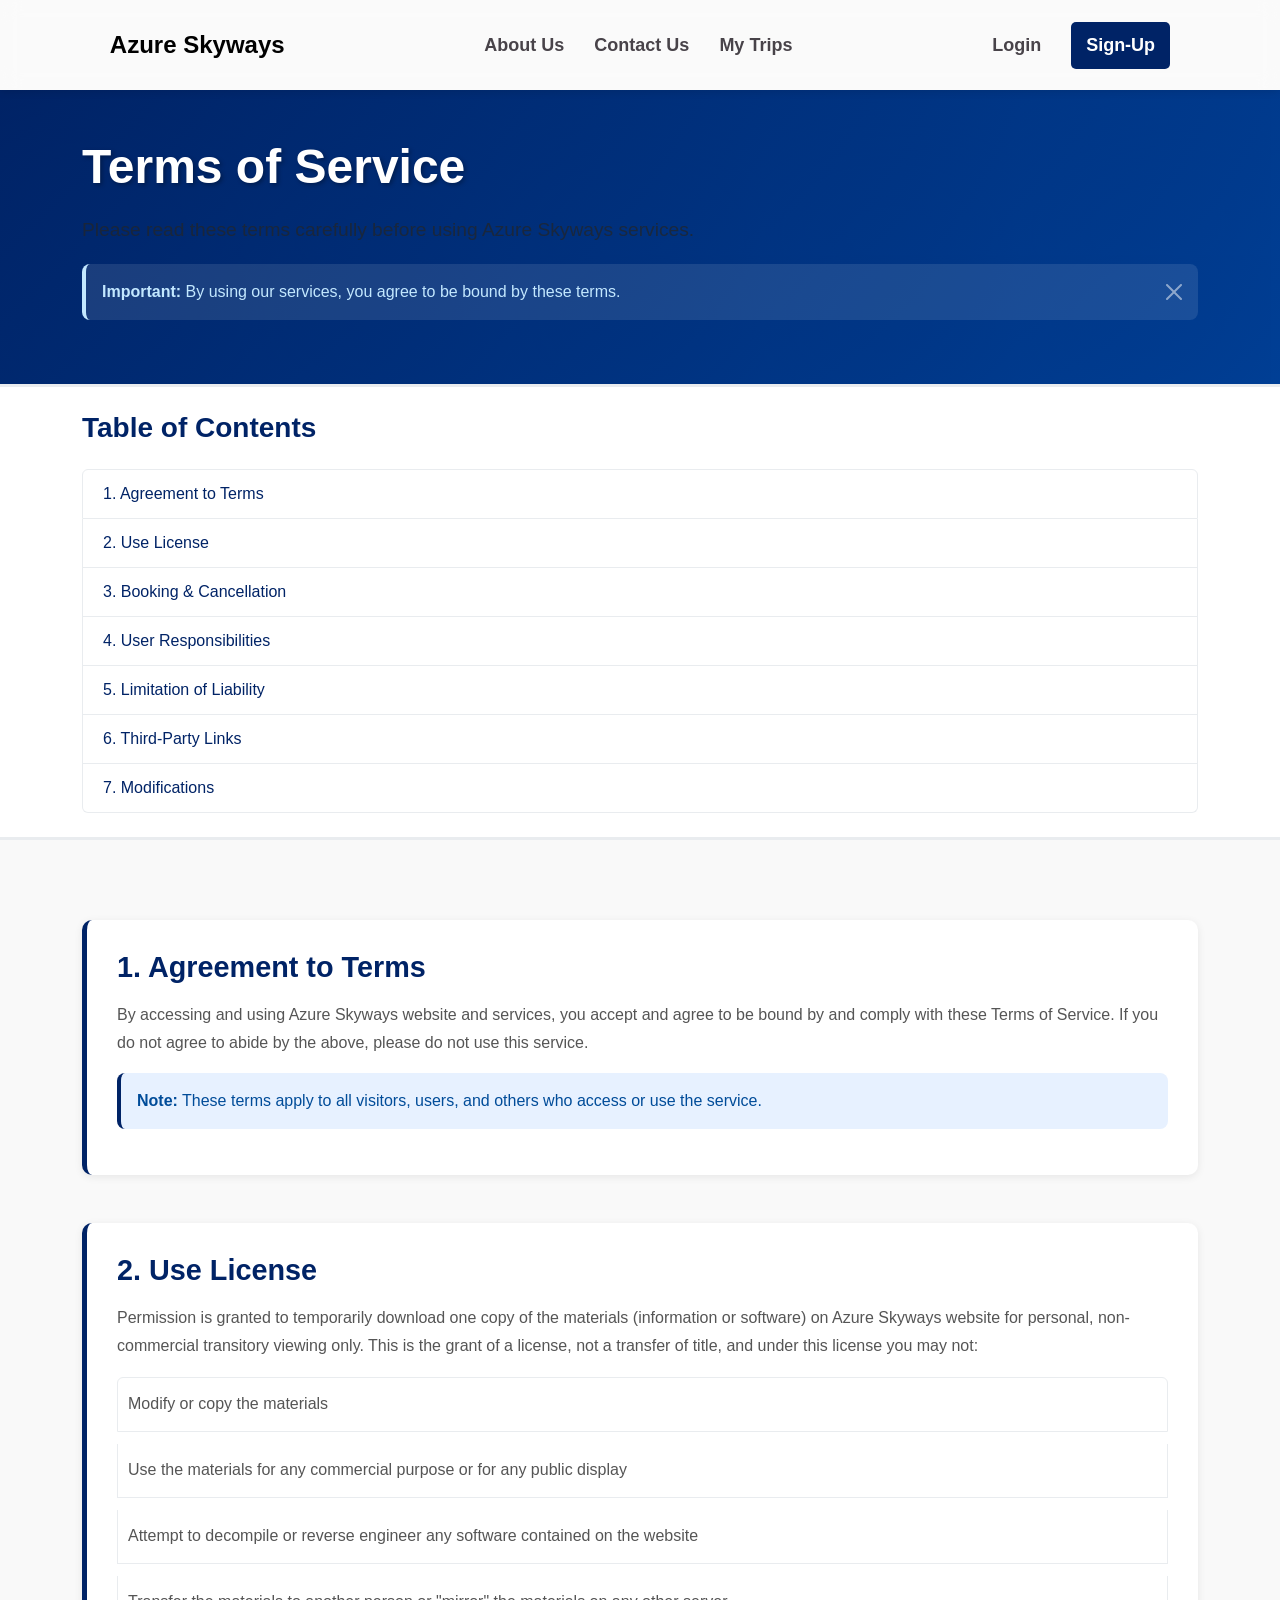
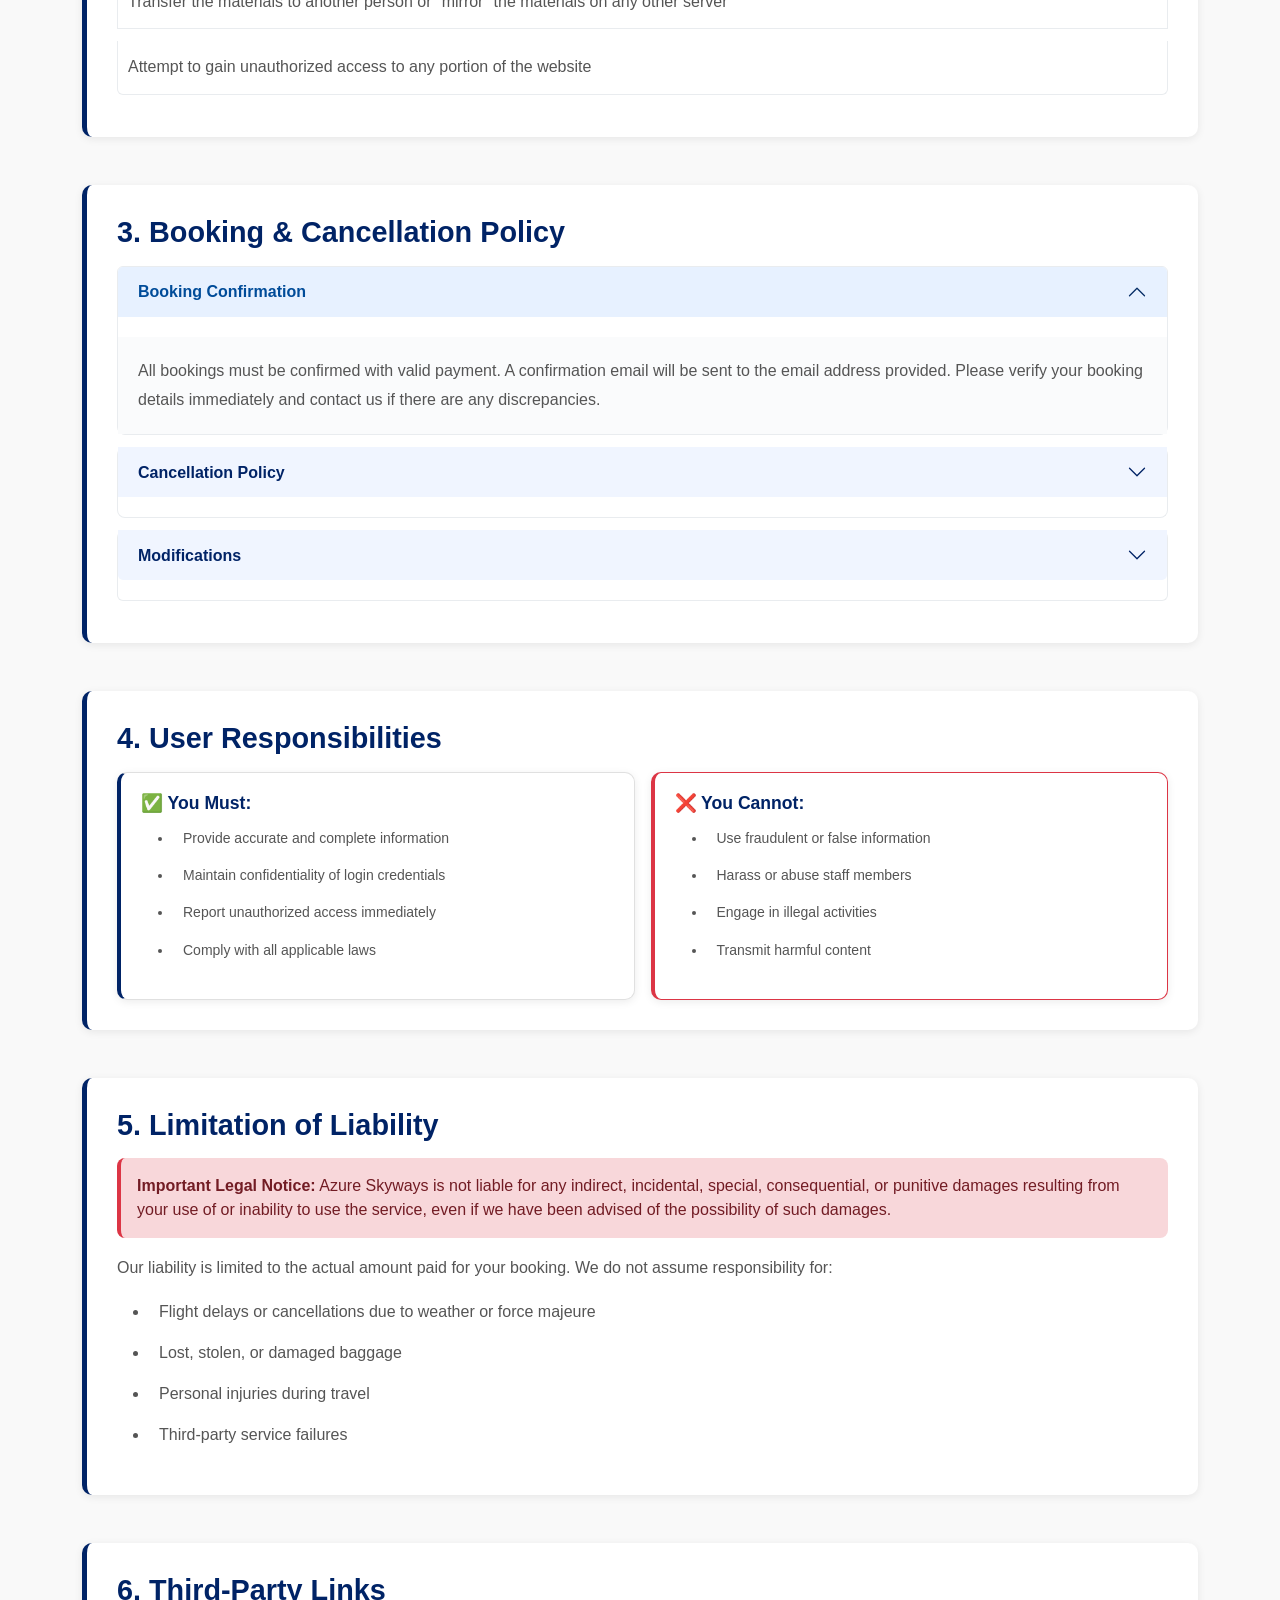
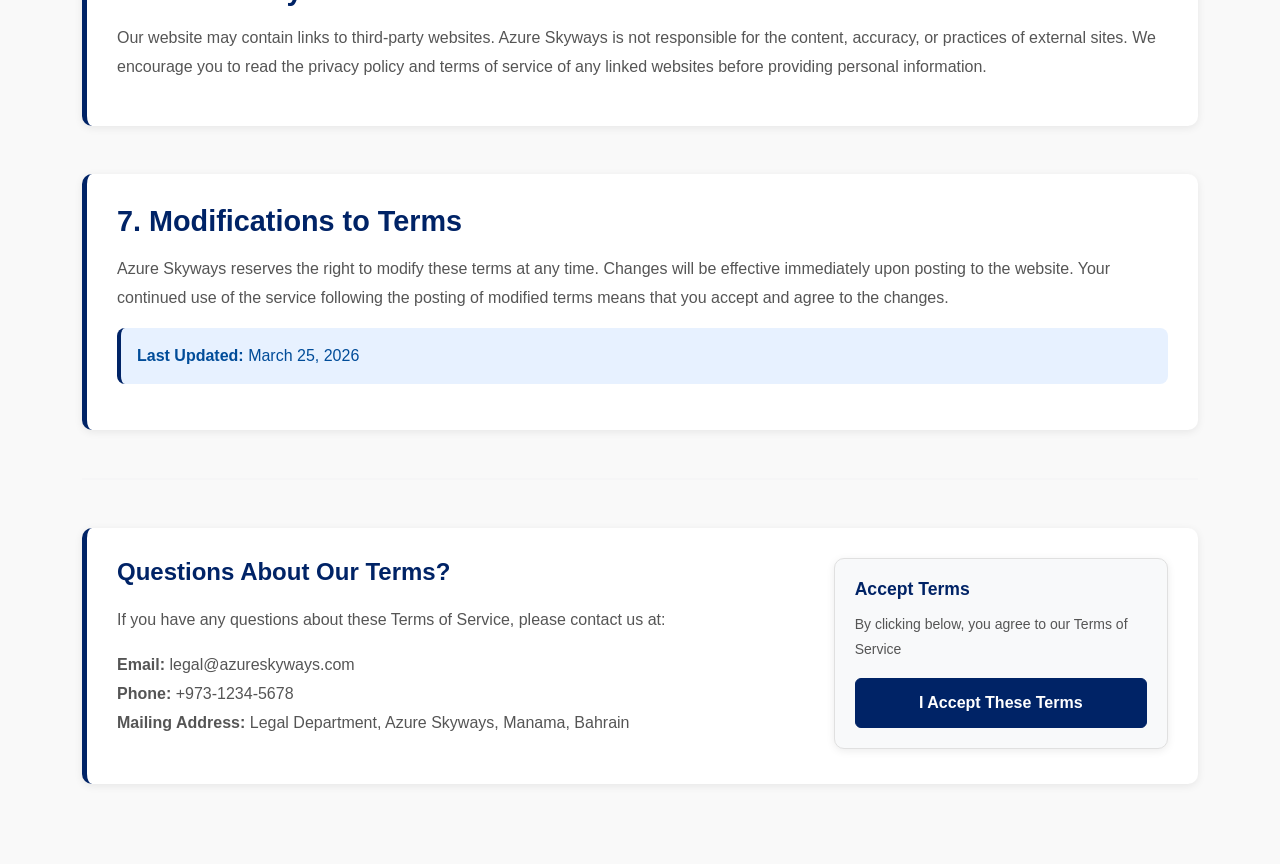
<file: html/termsOfService.html>
<!doctype html>
<html lang="en">
  <head>
    <meta charset="UTF-8" />
    <meta name="viewport" content="width=device-width, initial-scale=1.0" />
    <link
      rel="stylesheet"
      href="https://cdn.jsdelivr.net/npm/bootstrap@5.3.2/dist/css/bootstrap.min.css"
      integrity="sha384-HhsV6KxGgfYc3sqbdEuC+9xZ4sAf1N0dvpD+Z/y1RfqI0zc3kqF7nF+KzlC7QYMC"
      crossorigin="anonymous"
    />
    <link rel="stylesheet" href="../css/policy.css" />
    <title>Terms of Service - Azure Skyways</title>
  </head>
  <body>
    <nav>
      <h1>
        <a href="../index.html" style="text-decoration: none; color: black">
          Azure Skyways
        </a>
      </h1>
      <div>
        <a href="aboutUs.html">About Us</a>
        <a href="contactUs.html">Contact Us</a>
        <a href="myTrips.html">My Trips</a>
      </div>
      <div>
        <a href="authenticate.html?auth=LogIn">Login</a>
        <a class="signUp" href="authenticate.html?auth=signUp">Sign-Up</a>
      </div>
    </nav>

    <div class="policy-container">
      <!-- Header Section -->
      <section class="policy-header">
        <div class="container py-5">
          <h1 class="display-4 fw-bold">Terms of Service</h1>
          <p class="lead text-muted">
            Please read these terms carefully before using Azure Skyways
            services.
          </p>
          <div
            class="alert alert-warning alert-dismissible fade show"
            role="alert"
          >
            <strong>Important:</strong> By using our services, you agree to be
            bound by these terms.
            <button
              type="button"
              class="btn-close"
              data-bs-dismiss="alert"
              aria-label="Close"
            ></button>
          </div>
        </div>
      </section>

      <!-- Table of Contents -->
      <section class="toc py-4">
        <div class="container">
          <h3 class="mb-4">Table of Contents</h3>
          <div class="list-group">
            <a href="#section1" class="list-group-item list-group-item-action"
              >1. Agreement to Terms</a
            >
            <a href="#section2" class="list-group-item list-group-item-action"
              >2. Use License</a
            >
            <a href="#section3" class="list-group-item list-group-item-action"
              >3. Booking & Cancellation</a
            >
            <a href="#section4" class="list-group-item list-group-item-action"
              >4. User Responsibilities</a
            >
            <a href="#section5" class="list-group-item list-group-item-action"
              >5. Limitation of Liability</a
            >
            <a href="#section6" class="list-group-item list-group-item-action"
              >6. Third-Party Links</a
            >
            <a href="#section7" class="list-group-item list-group-item-action"
              >7. Modifications</a
            >
          </div>
        </div>
      </section>

      <!-- Main Content -->
      <section class="policy-content py-5">
        <div class="container">
          <!-- Section 1 -->
          <div id="section1" class="section-item mb-5">
            <h2 class="fw-bold mb-3">1. Agreement to Terms</h2>
            <p>
              By accessing and using Azure Skyways website and services, you
              accept and agree to be bound by and comply with these Terms of
              Service. If you do not agree to abide by the above, please do not
              use this service.
            </p>
            <div class="alert alert-info" role="alert">
              <strong>Note:</strong> These terms apply to all visitors, users,
              and others who access or use the service.
            </div>
          </div>

          <!-- Section 2 -->
          <div id="section2" class="section-item mb-5">
            <h2 class="fw-bold mb-3">2. Use License</h2>
            <p>
              Permission is granted to temporarily download one copy of the
              materials (information or software) on Azure Skyways website for
              personal, non-commercial transitory viewing only. This is the
              grant of a license, not a transfer of title, and under this
              license you may not:
            </p>
            <ul class="list-group mt-3">
              <li class="list-group-item">Modify or copy the materials</li>
              <li class="list-group-item">
                Use the materials for any commercial purpose or for any public
                display
              </li>
              <li class="list-group-item">
                Attempt to decompile or reverse engineer any software contained
                on the website
              </li>
              <li class="list-group-item">
                Transfer the materials to another person or "mirror" the
                materials on any other server
              </li>
              <li class="list-group-item">
                Attempt to gain unauthorized access to any portion of the
                website
              </li>
            </ul>
          </div>

          <!-- Section 3 -->
          <div id="section3" class="section-item mb-5">
            <h2 class="fw-bold mb-3">3. Booking & Cancellation Policy</h2>
            <div class="accordion" id="bookingAccordion">
              <div class="accordion-item">
                <h2 class="accordion-header">
                  <button
                    class="accordion-button"
                    type="button"
                    data-bs-toggle="collapse"
                    data-bs-target="#booking1"
                    aria-expanded="true"
                  >
                    Booking Confirmation
                  </button>
                </h2>
                <div
                  id="booking1"
                  class="accordion-collapse collapse show"
                  data-bs-parent="#bookingAccordion"
                >
                  <div class="accordion-body">
                    All bookings must be confirmed with valid payment. A
                    confirmation email will be sent to the email address
                    provided. Please verify your booking details immediately and
                    contact us if there are any discrepancies.
                  </div>
                </div>
              </div>
              <div class="accordion-item">
                <h2 class="accordion-header">
                  <button
                    class="accordion-button collapsed"
                    type="button"
                    data-bs-toggle="collapse"
                    data-bs-target="#booking2"
                  >
                    Cancellation Policy
                  </button>
                </h2>
                <div
                  id="booking2"
                  class="accordion-collapse collapse"
                  data-bs-parent="#bookingAccordion"
                >
                  <div class="accordion-body">
                    <div class="table-responsive">
                      <table class="table table-sm">
                        <thead class="table-light">
                          <tr>
                            <th>Days Before Departure</th>
                            <th>Refund Percentage</th>
                          </tr>
                        </thead>
                        <tbody>
                          <tr>
                            <td>More than 30 days</td>
                            <td><span class="badge bg-success">100%</span></td>
                          </tr>
                          <tr>
                            <td>15-30 days</td>
                            <td><span class="badge bg-warning">75%</span></td>
                          </tr>
                          <tr>
                            <td>7-14 days</td>
                            <td><span class="badge bg-info">50%</span></td>
                          </tr>
                          <tr>
                            <td>Less than 7 days</td>
                            <td><span class="badge bg-danger">0%</span></td>
                          </tr>
                        </tbody>
                      </table>
                    </div>
                  </div>
                </div>
              </div>
              <div class="accordion-item">
                <h2 class="accordion-header">
                  <button
                    class="accordion-button collapsed"
                    type="button"
                    data-bs-toggle="collapse"
                    data-bs-target="#booking3"
                  >
                    Modifications
                  </button>
                </h2>
                <div
                  id="booking3"
                  class="accordion-collapse collapse"
                  data-bs-parent="#bookingAccordion"
                >
                  <div class="accordion-body">
                    Ticket date or passenger modifications can be made up to 48
                    hours before departure, subject to availability and
                    applicable fees. Contact our customer service team for
                    assistance.
                  </div>
                </div>
              </div>
            </div>
          </div>

          <!-- Section 4 -->
          <div id="section4" class="section-item mb-5">
            <h2 class="fw-bold mb-3">4. User Responsibilities</h2>
            <div class="row g-3">
              <div class="col-md-6">
                <div class="card border-left">
                  <div class="card-body">
                    <h5 class="card-title">✅ You Must:</h5>
                    <ul class="small">
                      <li>Provide accurate and complete information</li>
                      <li>Maintain confidentiality of login credentials</li>
                      <li>Report unauthorized access immediately</li>
                      <li>Comply with all applicable laws</li>
                    </ul>
                  </div>
                </div>
              </div>
              <div class="col-md-6">
                <div class="card border-left border-danger">
                  <div class="card-body">
                    <h5 class="card-title">❌ You Cannot:</h5>
                    <ul class="small">
                      <li>Use fraudulent or false information</li>
                      <li>Harass or abuse staff members</li>
                      <li>Engage in illegal activities</li>
                      <li>Transmit harmful content</li>
                    </ul>
                  </div>
                </div>
              </div>
            </div>
          </div>

          <!-- Section 5 -->
          <div id="section5" class="section-item mb-5">
            <h2 class="fw-bold mb-3">5. Limitation of Liability</h2>
            <div class="alert alert-danger" role="alert">
              <strong>Important Legal Notice:</strong> Azure Skyways is not
              liable for any indirect, incidental, special, consequential, or
              punitive damages resulting from your use of or inability to use
              the service, even if we have been advised of the possibility of
              such damages.
            </div>
            <p>
              Our liability is limited to the actual amount paid for your
              booking. We do not assume responsibility for:
            </p>
            <ul>
              <li>
                Flight delays or cancellations due to weather or force majeure
              </li>
              <li>Lost, stolen, or damaged baggage</li>
              <li>Personal injuries during travel</li>
              <li>Third-party service failures</li>
            </ul>
          </div>

          <!-- Section 6 -->
          <div id="section6" class="section-item mb-5">
            <h2 class="fw-bold mb-3">6. Third-Party Links</h2>
            <p>
              Our website may contain links to third-party websites. Azure
              Skyways is not responsible for the content, accuracy, or practices
              of external sites. We encourage you to read the privacy policy and
              terms of service of any linked websites before providing personal
              information.
            </p>
          </div>

          <!-- Section 7 -->
          <div id="section7" class="section-item mb-5">
            <h2 class="fw-bold mb-3">7. Modifications to Terms</h2>
            <p>
              Azure Skyways reserves the right to modify these terms at any
              time. Changes will be effective immediately upon posting to the
              website. Your continued use of the service following the posting
              of modified terms means that you accept and agree to the changes.
            </p>
            <div class="alert alert-info" role="alert">
              <strong>Last Updated:</strong>
              <span id="updateDate">March 25, 2026</span>
            </div>
          </div>

          <!-- Contact & Acceptance -->
          <hr class="my-5" />
          <section class="acceptance-section">
            <div class="row">
              <div class="col-md-8">
                <h3>Questions About Our Terms?</h3>
                <p>
                  If you have any questions about these Terms of Service, please
                  contact us at:
                </p>
                <p>
                  <strong>Email:</strong> legal@azureskyways.com<br />
                  <strong>Phone:</strong> +973-1234-5678<br />
                  <strong>Mailing Address:</strong> Legal Department, Azure
                  Skyways, Manama, Bahrain
                </p>
              </div>
              <div class="col-md-4">
                <div class="card bg-light">
                  <div class="card-body">
                    <h5 class="card-title">Accept Terms</h5>
                    <p class="card-text small">
                      By clicking below, you agree to our Terms of Service
                    </p>
                    <button class="btn btn-primary w-100" id="acceptTerms">
                      I Accept These Terms
                    </button>
                  </div>
                </div>
              </div>
            </div>
          </section>
        </div>
      </section>
    </div>

    <script
      src="https://code.jquery.com/jquery-3.7.1.min.js"
      integrity="sha256-3gp6vJhq4Q6vbwF6s8nFKVFK3hOI8j6tKt8qEva0mTA="
      crossorigin="anonymous"
    ></script>
    <script
      src="https://cdn.jsdelivr.net/npm/bootstrap@5.3.2/dist/js/bootstrap.bundle.min.js"
      integrity="sha384-whLZcMGdSNx2EcYjN9YV22XiO4+4CsLUMQHIn+PW/twXyNVOE1FLHswK+yk3hvdZ"
      crossorigin="anonymous"
    ></script>
    <script src="../scripts/section_animations.js"></script>
    <script>
      $(document).ready(function () {
        // Smooth scroll to sections
        $('a[href^="#section"]').on("click", function (e) {
          e.preventDefault();
          var target = $(this.getAttribute("href"));
          if (target.length) {
            $("html, body")
              .stop()
              .animate(
                {
                  scrollTop: target.offset().top - 100,
                },
                500,
              );
          }
        });
      });
    </script>
  </body>
</html>
</file>
<file: css/style.css>
body{
    margin: 0px;
    position: relative;
    display: flex;
    justify-content: center;
    font-family: "Roboto",sans-serif;
}
.entire_container{
    display: flex;
    flex-direction: column;
}
nav{
    position: fixed;
    top: 0;
    z-index: 1;
    width: 100%;
    height: 10vh;
    backdrop-filter: blur(10px);
    display: flex;
    background-color: rgba(255,255,255,0.5);
    justify-content: space-around;
    align-items: center;
    padding: 0px 10px;
}
.signUp{
    background-color: #002366;
    color:white;
    font-weight: bold;
    padding: 10px;
    border-radius: 5px;
}
nav>div{
    display: flex;
    gap: 30px;
    justify-content: flex-end;
    align-items: center;
}
nav>div>a{
text-decoration: none;
font-weight: bold;
font-size: 18px;
color: #484349;
}
.entire_container{
    width: 100%;
    height: 100%;
    display: flex;
    flex-direction: column;
}
.img_box{
    position: absolute;
    height: 900px;
    width: 100%;
    overflow: hidden;
    display: flex;
    justify-content: center;
    background-color: transparent;
    box-shadow:inset 0px -300px 100000px #002366;
}
#island_img{
    width: 100%;
    height: 950px;
    justify-self: center;
    object-fit: cover;
    position: relative;
    z-index: -1;
}
.part_one{
    width: 100%;
    height: 850px;
    display: flex;
    align-items: flex-end;
    position: relative;
    display: flex;
    justify-content: center;
}
.part_one_text{
    display: flex;
    top: -40px;
    flex-direction: column;
}

.part_one_text>span{
    color: #c3e8ff;
    font-size: 25px;
}
.part_one_text>h1{
color: white;
font-size: 60px;
margin: 0;
}
form{
    display: flex;
    margin-top: 40px;
    gap: 20px;
    background-color: white;
    border-radius: 10px;
    padding: 0px 0px 0px 20px;
    border: 7px solid white;
}
form>div>div{
    display: flex;
    align-items: center;
    gap: 10px;
}
form>div{
    border-right: 1px solid lightgrey;
    display: flex;
    flex-direction: column;
    gap: 10px;
    width: 250px;
    height: 100px;
    overflow: hidden;
    justify-content: center;
}
form>div>input{
    border: none;
}
.depart_date , .return_date{
    display: flex;
    flex-direction: column;
    padding: 0px 10px 0px 0px;
}
.return_date{
    border-right:none;
}
form>div>div>input{
    border: none;
}
form>div>div>input:focus{
    border: none;
}
.flight{
    width: 20px;
    aspect-ratio: 1;
}
.search_container{
    display: flex;
    flex-direction: row;
    justify-content: center;
    align-items: center;
    background-color: #002366;
    padding: 0px 10px;
    gap: 4px;
}
.search{
    text-decoration: none;
    align-self: center;
    color: white;
}
.part_two{
    padding: 100px 40px;
    display: flex;
    flex-direction: column;
    gap: 50px;
    background-color: rgb(236, 235, 235);
}
.part_two>div{
    display : flex;
    justify-content: space-between;
}
#all_flights{
    display: flex;
    justify-content: center;
    flex-wrap: wrap;
    gap: 50px;
}
.part_two>div>div>h2{
    font-size: 30px;
    color: #00113a;
    margin: 0;
}
.part_two>div>div{
    color: gray;
}
.all_deals>*{
    color : #7ad0ff;
    font-weight: bold;
    display: flex;
    align-items: center;
    gap: 5px;
}
.Manama , .Damascus , .Riyadh{
    display: flex;
    flex-direction: column;
    background-color: white;
}
.Manama>img , .Damascus>img , .Riyadh>img{
    width: 300px;
    border-top-left-radius: 10px;
    border-top-right-radius: 10px;
}
.destinations{
    display: flex;
    height: 60px;
    justify-content: space-between;
    padding: 0px 10px;
}
.destinations_price{
    display: flex;
    justify-content: space-between;
    padding: 0px 10px;
}
.destinations_price>div>h2{
    margin: 0;
}
.destinations_price>h2{
    margin-top: 0;
}
.Manama>button , .Damascus>button , .Riyadh>button{
    height: 50px;
    margin:20px 20px;
    background-color: #d4e4f6;
    border-color: transparent;
    border-radius: 5px;
}
.price{
    color: #7ad0ff;
}
.part_three{
    padding: 100px 40px;
    display: flex;
    flex-wrap: wrap;
    justify-content: space-between;
}
.part_three_imgs{
    width: 30px;
    background-color: #7ad0ff;
    padding: 10px;
    border-radius: 10px;
}
.part_three_img_container{
    width: 300px;
}
.part_three_img_container>p{
    color: rgb(92, 91, 91);
}
.part_four{
    padding: 100px 40px;
    text-align: center;
    background-color: rgb(236, 235, 235);
}
.part_four>h2{
    font-size: 40px;
}
.part_four>div{
    display: flex;
    height: 800px;
    width: 90%;
    overflow: hidden;
    justify-content: center;
}
.dubai{
    position:relative;
}
.dubai>p{
    position: absolute;
    top: 85%;
    left: 5%;
    color: white;
    z-index: 1;
    font-size: 40px;
}
.dubai>img{
    width: 800px;
    height: 800px;
    border-radius: 10px;
    margin-right: 10px;
}
.right_pics{
    position: relative;
}
.right_pics_top{
    display: flex;
    gap: 10px;
    margin-bottom: 10px;
    position: relative;
}
.kyoto_p{
    position:absolute;
    top: 60%;
    left: 2%;
    color: white;
    font-size: 40px;
}
.kyoto{
    width: 400px;
    height: 300px;
    border-radius: 10px;
}
.santorini_p{
    position: absolute;
    top: 60%;
    left: 55%;
    color: white;
    font-size: 40px;
}
.santorini{
        width: 400px;
    height: 300px;
    border-radius: 10px;
}
.venice_p{
    position: absolute;
    top: 85%;
    left: 2%;
    color: white;
    font-size: 40px;
}
.venice{
    width: 810px;
    height: 490px;
    border-radius: 10px;
}
.part_five{
    background-color: #00113a;
}
.footer_container{
    width: 100%;
    display: flex;
    justify-content: center;
    gap: 100px;
    align-items: center;
    padding: 100px 40px;
}
.part_five>hr{
    background-color: grey;
}
.part_five>h3{
    width: 100%;
    text-align: center;
    font-size: 25px;
    color: white;
}

/* Section reveal animation */
.animate-section {
    opacity: 0;
    transform: translateY(30px);
    transition: opacity 0.8s ease-out, transform 0.8s ease-out;
}
.animate-section.in-view {
    opacity: 1;
    transform: translateY(0);
}

@media (max-width: 1400px) {
    .img_box{
        height:1000px;
    }
    nav{
        width: 100%;
    }
    nav>h1{
        font-size:1.2rem;
    }
nav>div>a{
font-size: 1rem;
}
.part_one{
margin-top: 10vh;
}
.part_one_text{
    text-align: center;
}
form{
    display: flex;
    flex-direction: column;
    align-items: center;
}

form>div{
    border-right: none;
    text-align: center;
}
form>div>div{
    align-items: center;
    justify-content: center;
    text-align: center;
}
form>div>input{
    align-self: center;
}

}
</file>
<file: css/about.css>
body{
    margin: 0px;
    position: relative;
    display: flex;
    flex-direction: column;
    justify-content: center;
    font-family: "Roboto",sans-serif;
    overflow-y: scroll;
}
nav{
    position: fixed;
    top: 0;
    z-index: 1;
    width: 100%;
    height: 10vh;
    backdrop-filter: blur(10px);
    display: flex;
    background-color: rgba(255,255,255,0.5);
    justify-content: space-around;
    align-items: center;
    padding: 0px 10px;
}
.signUp{
    background-color: #002366;
    color:white;
    font-weight: bold;
    padding: 10px;
    border-radius: 5px;
}
nav>div{
    display: flex;
    gap: 30px;
    justify-content: flex-end;
    align-items: center;
}
nav>div>a{
text-decoration: none;
font-weight: bold;
font-size: 18px;
color: #484349;
}

section{
    width: 90%;
    margin-top: 12vh;
    align-self: center;
    border: 5px solid lightblue;
    border-radius: 10px;
    padding: 20px;
}
section>*{
    text-align: center;
}
.about-content{
    display: flex;
    justify-content: center;
    gap: 30px;
}
.about-content>div{
    width: 30%;
    text-align: center;
    display: flex;
    flex-direction: column;
    justify-content: center;
}
.team-container{
    display: flex;
    justify-content: center;
    gap: 20%;
}
.team_card{
    width: 30%;
}
.team_card>*{
    text-align: center;
}

/* Section reveal animation */
.animate-section {
    opacity: 0;
    transform: translateY(30px);
    transition: opacity 0.8s ease-out, transform 0.8s ease-out;
}
.animate-section.in-view {
    opacity: 1;
    transform: translateY(0);
}
</file>
<file: css/contactUs.css>
body{
    margin: 0px;
    position: relative;
    display: flex;
    flex-direction: column;
    justify-content: center;
    align-items: center;
    font-family: "Roboto",sans-serif;
    overflow-y: scroll;
}
nav{
    position: fixed;
    top: 0;
    z-index: 1;
    width: 100%;
    height: 10vh;
    backdrop-filter: blur(10px);
    display: flex;
    background-color: rgba(255,255,255,0.5);
    justify-content: space-around;
    align-items: center;
    padding: 0px 10px;
}
.signUp{
    background-color: #002366;
    color:white;
    font-weight: bold;
    padding: 10px;
    border-radius: 5px;
}
nav>div{
    display: flex;
    gap: 30px;
    justify-content: flex-end;
    align-items: center;
}
nav>div>a{
text-decoration: none;
font-weight: bold;
font-size: 18px;
color: #484349;
}
section{
    margin-top: 12vh;
    width: 90%;
    display: flex;
    flex-direction: column;
    gap: 10vh;
    align-items: center;
}
section>div{
    width: 100%;
    display: flex;
    flex-direction: column;
    align-items: center;
    border: 5px solid lightblue;
    border-radius: 10px;
    padding: 10px;
    text-align: center;
}
section>div>div{
    width: 100%;
    display: flex;
    justify-content: center;
    gap: 20%;
}
section>div>div>div{
    width: 20%;
}

/* Section reveal animation */
.animate-section {
    opacity: 0;
    transform: translateY(30px);
    transition: opacity 0.8s ease-out, transform 0.8s ease-out;
}
.animate-section.in-view {
    opacity: 1;
    transform: translateY(0);
}
</file>
<file: css/myTrips.css>
body{
    margin: 0px;
    position: relative;
    display: flex;
    flex-direction: column;
    justify-content: center;
    align-items: center;
    font-family: "Roboto",sans-serif;
    overflow-y: scroll;
}
nav{
    position: fixed;
    top: 0;
    z-index: 1;
    width: 100%;
    height: 10vh;
    backdrop-filter: blur(10px);
    display: flex;
    background-color: rgba(255,255,255,0.5);
    justify-content: space-around;
    align-items: center;
    padding: 0px 10px;
}
.signUp{
    background-color: #002366;
    color:white;
    font-weight: bold;
    padding: 10px;
    border-radius: 5px;
}
nav>div{
    display: flex;
    gap: 30px;
    justify-content: flex-end;
    align-items: center;
}
nav>div>a{
text-decoration: none;
font-weight: bold;
font-size: 18px;
color: #484349;
}
.all_trips{
    width: 90%;
    display: flex;
    flex-direction: column;
    justify-content: center;
    margin-top: 15vh;
    gap: 5vh;
}
.Manama_NewYork{
    width: 90%;
    align-self: center;
    padding: 10px;
    border-radius: 10px;
    border: 5px solid lightblue;
}
.Manama_to_NewYork , .NewYork_to_Manama{
    display: flex;
    justify-content: space-between;
}
.Manama_to_NewYork>div, .NewYork_to_Manama>div{
    width: 300px;
    display: flex;
    align-items: center;
    gap: 20px;
}

/* Section reveal animation */
.animate-section {
    opacity: 0;
    transform: translateY(30px);
    transition: opacity 0.8s ease-out, transform 0.8s ease-out;
}
.animate-section.in-view {
    opacity: 1;
    transform: translateY(0);
}
</file>
<file: css/policy.css>
/* Policy Pages - Azure Skyways Design System */

* {
  font-family: "Roboto", sans-serif;
}

body {
  margin: 0;
  padding: 0;
  background-color: #f5f5f5;
  color: #484349;
}

.policy-container {
  width: 100%;
  display: flex;
  flex-direction: column;
}

/* ===== NAVIGATION ===== */
nav {
  position: fixed;
  top: 0;
  z-index: 1000;
  width: 100%;
  height: 10vh;
  backdrop-filter: blur(10px);
  display: flex;
  background-color: rgba(255, 255, 255, 0.5);
  justify-content: space-around;
  align-items: center;
  padding: 0px 10px;
  margin: 0;
  box-shadow: 0 2px 8px rgba(0, 0, 0, 0.1);
}

nav h1 {
  font-size: 1.5rem;
  font-weight: bold;
  margin: 0;
}

nav h1 a {
  text-decoration: none;
  color: black;
}

nav > div {
  display: flex;
  gap: 30px;
  justify-content: flex-end;
  align-items: center;
}

nav > div > a {
  text-decoration: none;
  font-weight: bold;
  font-size: 18px;
  color: #484349;
  transition: color 0.3s ease;
}

nav > div > a:hover {
  color: #002366;
}

.signUp {
  background-color: #002366;
  color: white;
  font-weight: bold;
  padding: 10px 15px;
  border-radius: 5px;
  text-decoration: none;
  transition: background-color 0.3s ease;
}

.signUp:hover {
  background-color: #00113a;
  color: white;
}

/* ===== POLICY HEADER ===== */
.policy-header {
  background: linear-gradient(135deg, #002366 0%, #00439c 100%);
  color: white;
  margin-top: 10vh;
  box-shadow: inset 0px -300px 100000px #002366;
  position: relative;
  overflow: hidden;
}

.policy-header::before {
  content: '';
  position: absolute;
  top: 0;
  left: 0;
  right: 0;
  bottom: 0;
  background: linear-gradient(135deg, rgba(0, 35, 102, 0.8) 0%, rgba(0, 67, 156, 0.8) 100%);
  z-index: 1;
}

.policy-header .container {
  position: relative;
  z-index: 2;
}

.policy-header h1 {
  color: white;
  margin-bottom: 20px;
  font-weight: 700;
  font-size: 3rem;
  text-shadow: 2px 2px 4px rgba(0, 0, 0, 0.3);
}

.policy-header .lead {
  color: #c3e8ff;
  font-size: 1.2rem;
  margin-bottom: 20px;
}

.policy-header .alert {
  background-color: rgba(255, 255, 255, 0.1);
  border-left: 4px solid #c3e8ff;
  color: #c3e8ff;
}

.policy-header .btn-close {
  filter: brightness(0) invert(1);
}

/* ===== POLICY NAVIGATION / TABS ===== */
.policy-nav {
  background-color: white;
  border-bottom: 3px solid #e9ecef;
  padding: 20px 0 !important;
  box-shadow: 0 2px 4px rgba(0, 0, 0, 0.05);
}

.policy-nav .btn {
  color: #002366;
  border-color: #002366;
  border-width: 2px;
  font-weight: 600;
  transition: all 0.3s ease;
  margin: 5px;
}

.policy-nav .btn:hover {
  background-color: #e7f1ff;
  transform: translateY(-2px);
  box-shadow: 0 4px 8px rgba(0, 35, 102, 0.2);
}

.policy-nav .btn.active {
  background-color: #002366;
  border-color: #002366;
  color: white;
  transform: translateY(-2px);
}

/* ===== POLICY CONTENT ===== */
.policy-content {
  background-color: #f9f9f9;
  padding: 80px 40px !important;
  min-height: calc(100vh - 10vh);
}

.tab-pane {
  animation: fadeIn 0.5s ease-in;
}

@keyframes fadeIn {
  from {
    opacity: 0;
  }
  to {
    opacity: 1;
  }
}

.section-item {
  background-color: white;
  padding: 30px;
  border-radius: 10px;
  border-left: 5px solid #002366;
  transition: all 0.3s ease;
  box-shadow: 0 2px 8px rgba(0, 0, 0, 0.08);
  margin-bottom: 25px;
}

.section-item:hover {
  box-shadow: 0 4px 16px rgba(0, 35, 102, 0.15);
  transform: translateX(5px);
}

.section-item h2 {
  color: #002366;
  font-size: 1.8rem;
  margin-bottom: 20px;
  font-weight: 700;
}

.section-item h3 {
  color: #002366;
  font-weight: 600;
  margin-top: 20px;
  margin-bottom: 15px;
}

.section-item p {
  color: #555;
  line-height: 1.8;
  margin-bottom: 15px;
  font-size: 1rem;
}

.section-item ul li {
  color: #555;
  margin-bottom: 12px;
  padding-left: 10px;
  line-height: 1.8;
}

/* ===== ACCORDION STYLES ===== */
.accordion {
  border: none;
}

.accordion-item {
  background-color: white;
  border: 1px solid #e9ecef;
  border-radius: 8px;
  margin-bottom: 12px;
}

.accordion-button {
  color: #002366;
  font-weight: 600;
  background-color: #f0f5ff;
  border: none;
  padding: 15px 20px;
  transition: all 0.3s ease;
}

.accordion-button:not(.collapsed) {
  background-color: #e7f1ff;
  color: #004c99;
  box-shadow: none;
}

.accordion-button:focus {
  border-color: #002366;
  box-shadow: 0 0 0 0.25rem rgba(0, 35, 102, 0.25);
}

.accordion-button::after {
  background-image: url("data:image/svg+xml,%3csvg xmlns='http://www.w3.org/2000/svg' viewBox='0 0 16 16' fill='%23002366'%3e%3cpath fill-rule='evenodd' d='M1.646 4.646a.5.5 0 0 1 .708 0L8 10.293l5.646-5.647a.5.5 0 0 1 .708.708l-6 6a.5.5 0 0 1-.708 0l-6-6a.5.5 0 0 1 0-.708z'/%3e%3c/svg%3e");
}

.accordion-body {
  background-color: #fafbfc;
  color: #555;
  line-height: 1.8;
  padding: 20px;
}

/* ===== CARD STYLES ===== */
.card {
  border: 1px solid #e0e0e0;
  transition: all 0.3s ease;
  border-radius: 10px;
  box-shadow: 0 2px 8px rgba(0, 0, 0, 0.08);
}

.card:hover {
  box-shadow: 0 6px 16px rgba(0, 35, 102, 0.15);
  transform: translateY(-5px);
  border-color: #002366;
}

.card-title {
  color: #002366;
  font-weight: 700;
  margin-bottom: 12px;
  font-size: 1.1rem;
}

.card-body {
  padding: 20px;
}

.card-text {
  color: #666;
  line-height: 1.7;
}

.border-left {
  border-left: 4px solid #002366;
}

.border-left.border-danger {
  border-left-color: #dc3545 !important;
}

/* ===== TABLE STYLES ===== */
.table {
  background-color: white;
  border-collapse: collapse;
  margin-top: 15px;
}

.table-light {
  background-color: #f0f5ff;
}

.table th {
  color: white;
  background-color: #002366;
  font-weight: 600;
  border: none;
  padding: 15px;
  text-align: left;
}

.table td {
  border-bottom: 1px solid #e9ecef;
  color: #555;
  padding: 12px 15px;
}

.table tr:hover {
  background-color: #f8f9fa;
}

/* ===== ALERT STYLES ===== */
.alert {
  border-radius: 8px;
  border: none;
  font-weight: 500;
}

.alert-info {
  background-color: #e7f1ff;
  color: #004c99;
  border-left: 4px solid #002366;
}

.alert-warning {
  background-color: #fff3cd;
  color: #856404;
  border-left: 4px solid #ffc107;
}

.alert-success {
  background-color: #d4edda;
  color: #155724;
  border-left: 4px solid #28a745;
}

.alert-danger {
  background-color: #f8d7da;
  color: #721c24;
  border-left: 4px solid #dc3545;
}

.alert strong {
  color: inherit;
}

/* ===== TABLE OF CONTENTS ===== */
.toc {
  background-color: white;
  border-top: 3px solid #e9ecef;
  border-bottom: 3px solid #e9ecef;
  margin: 0;
}

.toc h3 {
  color: #002366;
  font-weight: 700;
  margin-bottom: 20px;
}

.list-group-item {
  border: 1px solid #e9ecef;
  padding: 12px 20px;
  transition: all 0.3s ease;
  color: #002366;
  font-weight: 500;
  background-color: white;
  text-decoration: none;
}

.list-group-item:hover {
  background-color: #e7f1ff;
  transform: translateX(8px);
  border-color: #002366;
  color: #004c99;
}

/* ===== SECTION ANIMATIONS ===== */
.animate-section {
  opacity: 0;
  transform: translateY(30px);
  transition: opacity 0.8s ease-out, transform 0.8s ease-out;
}

.animate-section.in-view {
  opacity: 1;
  transform: translateY(0);
}

/* ===== CONTACT SECTION ===== */
.contact-privacy, .acceptance-section {
  background-color: white;
  padding: 30px;
  border-radius: 10px;
  border-left: 5px solid #002366;
  box-shadow: 0 2px 8px rgba(0, 0, 0, 0.08);
}

.contact-privacy h3, .acceptance-section h3 {
  color: #002366;
  font-weight: 700;
  margin-bottom: 20px;
  font-size: 1.5rem;
}

.contact-privacy p, .acceptance-section p {
  color: #555;
  line-height: 1.8;
}

/* ===== MODAL STYLES ===== */
.modal-content {
  border: none;
  border-radius: 12px;
  box-shadow: 0 8px 24px rgba(0, 35, 102, 0.25);
}

.modal-header {
  background-color: #002366;
  color: white;
  border: none;
  border-radius: 12px 12px 0 0;
  border-bottom: 3px solid #00113a;
  padding: 20px;
}

.modal-title {
  color: white;
  font-weight: 700;
  font-size: 1.3rem;
}

.btn-close-white {
  filter: brightness(0) invert(1);
}

.modal-body {
  padding: 25px;
  background-color: #fafbfc;
}

.modal-footer {
  background-color: white;
  border-top: 1px solid #e9ecef;
  padding: 15px 25px;
}

/* ===== FORM STYLES ===== */
.form-control, .form-select {
  border: 1px solid #d0d0d0;
  border-radius: 6px;
  transition: border-color 0.3s ease, box-shadow 0.3s ease;
  padding: 10px 12px;
  font-size: 1rem;
  color: #484349;
}

.form-control:focus, .form-select:focus {
  border-color: #002366;
  box-shadow: 0 0 0 0.2rem rgba(0, 35, 102, 0.25);
}

.form-label {
  color: #002366;
  font-weight: 600;
  margin-bottom: 8px;
  font-size: 0.95rem;
}

/* ===== BUTTON STYLES ===== */
.btn {
  font-weight: 600;
  border-radius: 6px;
  transition: all 0.3s ease;
  padding: 12px 24px;
  font-size: 1rem;
}

.btn-primary {
  background-color: #002366;
  border-color: #002366;
  color: white;
}

.btn-primary:hover {
  background-color: #004c99;
  border-color: #004c99;
  transform: translateY(-2px);
  box-shadow: 0 4px 12px rgba(0, 35, 102, 0.3);
}

.btn-primary:focus {
  box-shadow: 0 0 0 0.25rem rgba(0, 35, 102, 0.5);
}

.btn-secondary {
  background-color: #6c757d;
  border-color: #6c757d;
  transition: all 0.3s ease;
}

.btn-secondary:hover {
  background-color: #5a6268;
  border-color: #5a6268;
  transform: translateY(-2px);
}

.btn-outline-primary {
  border-color: #002366;
  color: #002366;
}

.btn-outline-primary:hover {
  background-color: #002366;
  border-color: #002366;
}

.btn-close {
  filter: brightness(0) saturate(100%) invert(27%) sepia(75%) saturate(1093%) hue-rotate(188deg) brightness(103%) contrast(96%);
}

/* ===== BADGE STYLES ===== */
.badge {
  padding: 6px 12px;
  font-weight: 600;
  font-size: 0.85rem;
  border-radius: 20px;
}

.bg-success {
  background-color: #28a745 !important;
}

.bg-warning {
  background-color: #ffc107 !important;
  color: #333 !important;
}

.bg-info {
  background-color: #17a2b8 !important;
}

.bg-danger {
  background-color: #dc3545 !important;
}

.bg-primary {
  background-color: #002366 !important;
}

/* ===== FOOTER / CONTACT STYLING ===== */
hr {
  border: none;
  border-top: 2px solid #e9ecef;
  margin: 40px 0;
}

/* ===== RESPONSIVE DESIGN ===== */
@media (max-width: 768px) {
  nav {
    flex-direction: column;
    height: auto;
    padding: 10px;
    justify-content: center;
    gap: 10px;
  }

  nav h1 {
    font-size: 1.2rem;
  }

  nav > div {
    gap: 10px;
    flex-wrap: wrap;
    justify-content: center;
  }

  nav > div > a {
    font-size: 14px;
  }

  .policy-header {
    margin-top: 0;
    padding: 0;
  }

  .policy-header .container {
    padding: 20px;
  }

  .policy-header h1 {
    font-size: 2rem;
  }

  .policy-nav .btn {
    font-size: 0.85rem;
    padding: 0.5rem 0.75rem;
  }

  .policy-content {
    padding: 30px 15px !important;
  }

  .section-item {
    padding: 20px;
  }

  .section-item h2 {
    font-size: 1.4rem;
  }

  .row {
    flex-direction: column;
  }

  .col-md-6, .col-md-8, .col-md-4 {
    width: 100% !important;
  }

  .table-responsive {
    overflow-x: auto;
  }

  .modal {
    padding: 20px !important;
  }

  .modal-body {
    padding: 15px !important;
  }
}

/* ===== PRINT STYLES ===== */
@media print {
  nav {
    display: none;
  }

  .policy-nav {
    display: none;
  }

  .policy-header {
    page-break-after: avoid;
  }

  .section-item {
    page-break-inside: avoid;
    box-shadow: none;
    border: 1px solid #999;
  }

  button, .btn {
    display: none;
  }

  .modal, .alert-dismissible {
    display: none;
  }
}
</file>
